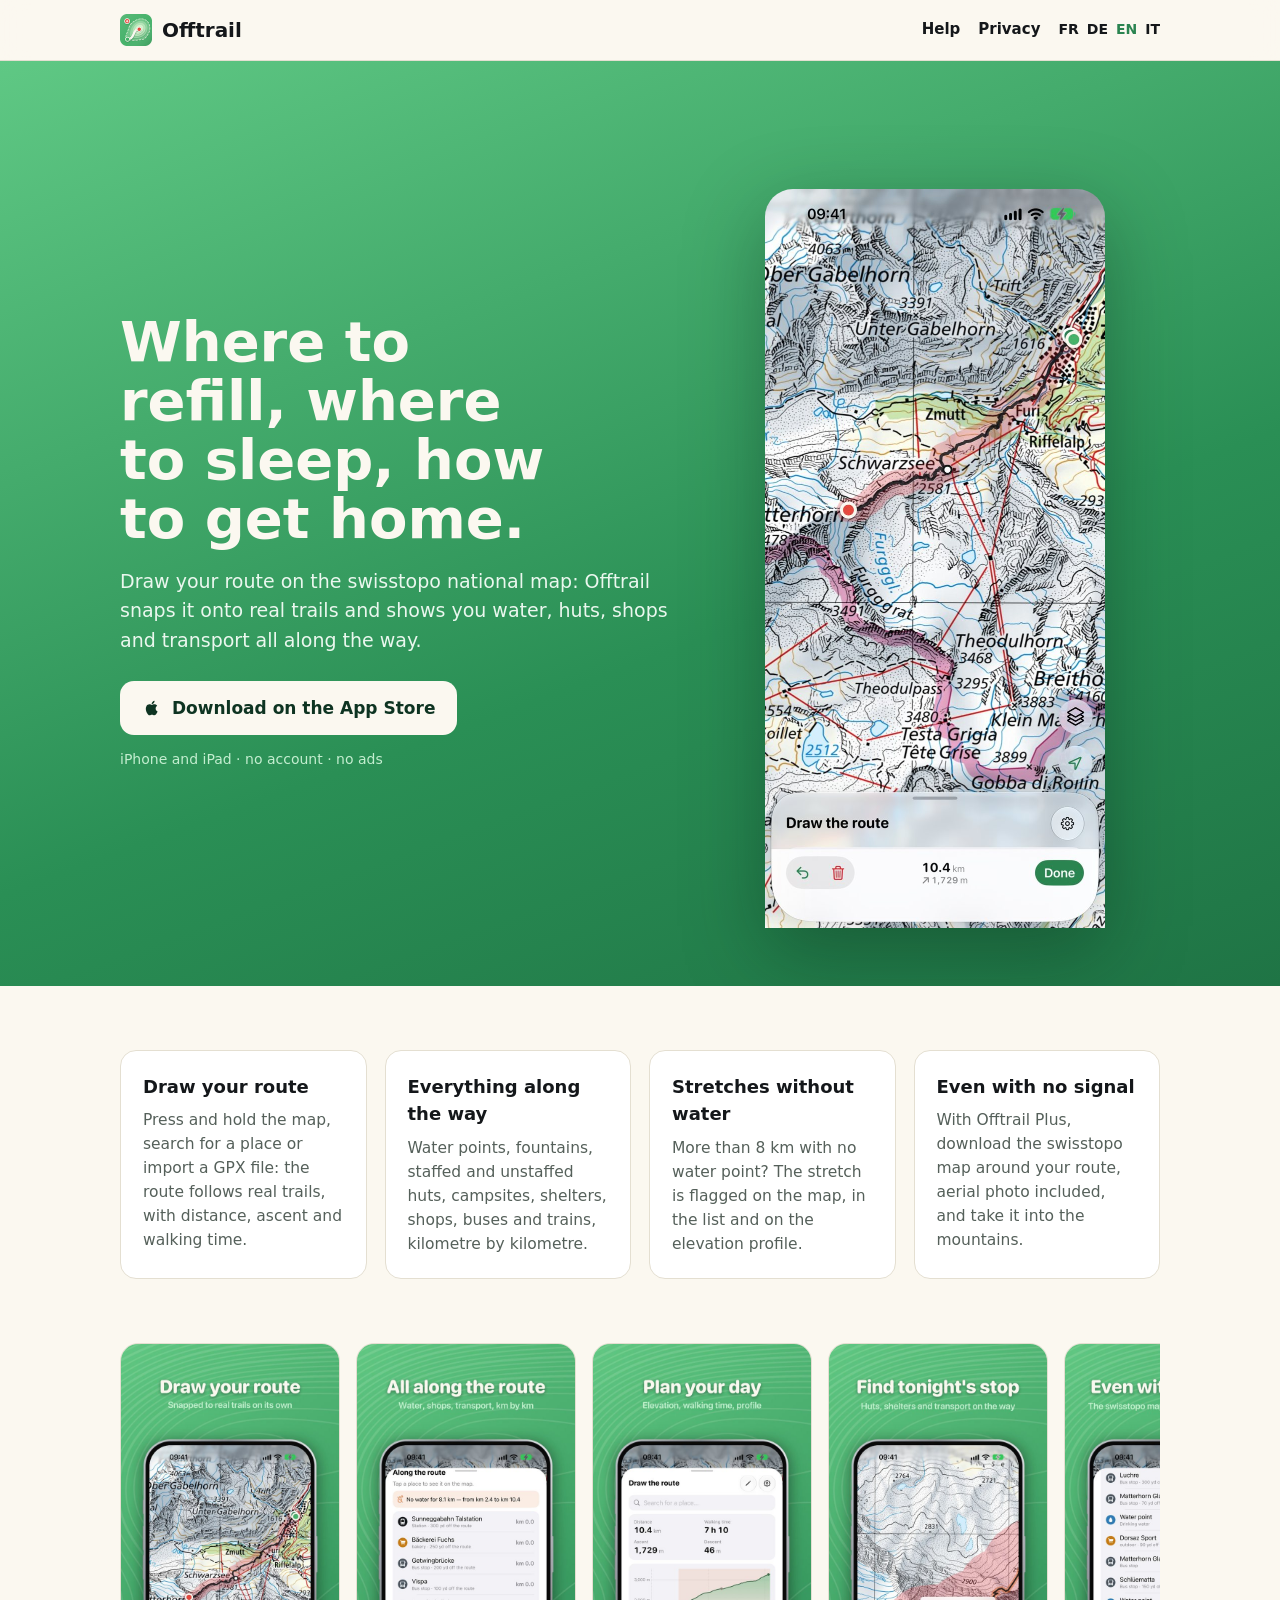
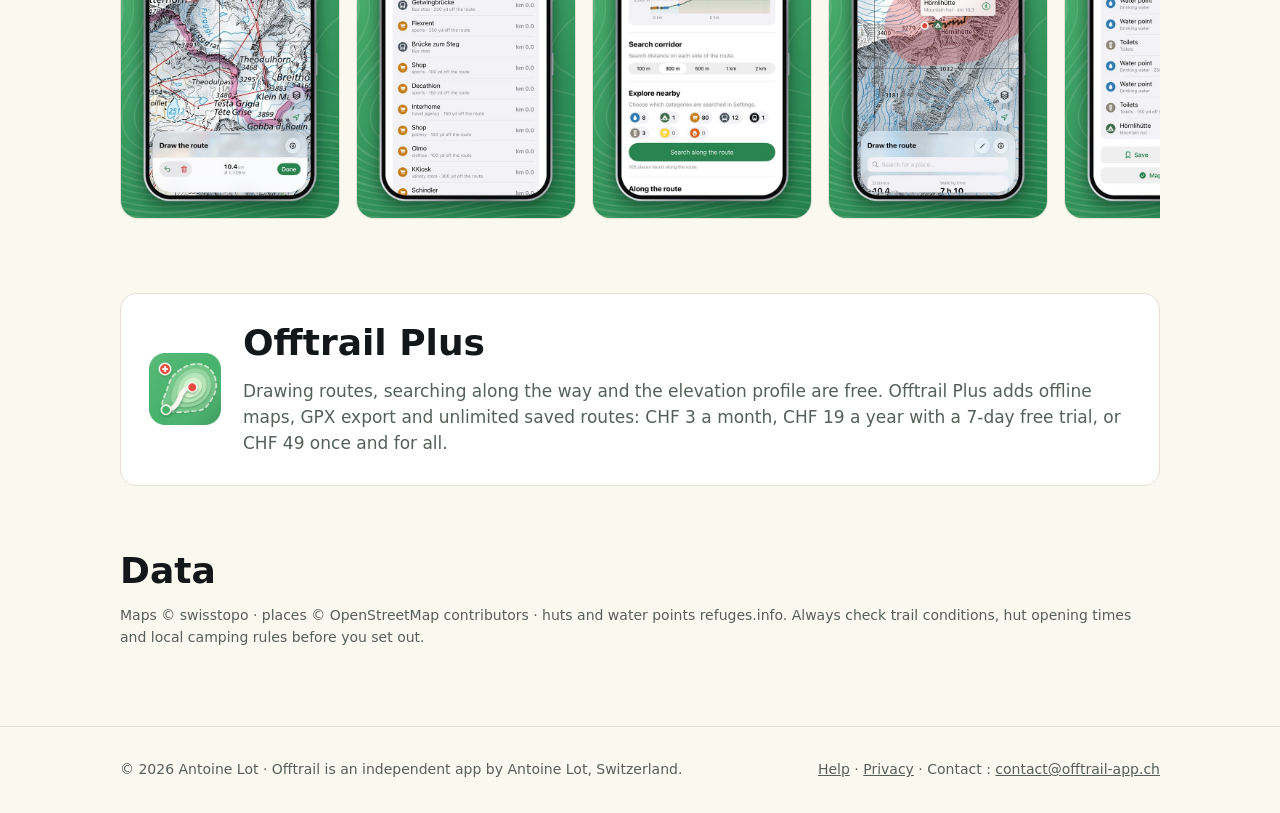
<file: index.html>
<!doctype html>
<html lang="fr">
<head>
<meta charset="utf-8">
<meta name="viewport" content="width=device-width, initial-scale=1, viewport-fit=cover">
<title>Offtrail — Bivouac &amp; rando en Suisse</title>
<meta name="description" content="Trace ton itinéraire sur la carte nationale swisstopo : Offtrail le cale sur les vrais sentiers et te montre l&#x27;eau, les cabanes, les magasins et les transports tout le long du chemin.">
<link rel="canonical" href="https://offtrail-app.ch/">
<link rel="alternate" hreflang="fr" href="https://offtrail-app.ch/"><link rel="alternate" hreflang="de" href="https://offtrail-app.ch/de/"><link rel="alternate" hreflang="en" href="https://offtrail-app.ch/en/"><link rel="alternate" hreflang="it" href="https://offtrail-app.ch/it/"><link rel="alternate" hreflang="x-default" href="https://offtrail-app.ch/">
<link rel="icon" href="/assets/img/icon-64.png">
<link rel="apple-touch-icon" href="/assets/img/apple-touch-icon.png">
<meta name="apple-itunes-app" content="app-id=6812505053">
<meta property="og:title" content="Offtrail — Bivouac &amp; rando en Suisse">
<meta property="og:description" content="Trace ton itinéraire sur la carte nationale swisstopo : Offtrail le cale sur les vrais sentiers et te montre l&#x27;eau, les cabanes, les magasins et les transports tout le long du chemin.">
<meta property="og:image" content="https://offtrail-app.ch/assets/img/og-image.jpg">
<meta name="theme-color" content="#2a8450">
<link rel="stylesheet" href="/assets/site.css">
</head>
<body>
<script>try{if(!sessionStorage.getItem('l')&&!document.referrer.includes(location.host)){sessionStorage.setItem('l','1');var l=(navigator.language||'fr').slice(0,2);if(l==='de'||l==='en'||l==='it')location.replace('/'+l+'/')}}catch(e){}</script>
<header class="top"><div class="wrap">
<a class="brand" href="/"><img src="/assets/img/icon-64.png" alt="" width="32" height="32">Offtrail</a>
<nav class="links" aria-label="Navigation"><a href="/aide/">Aide</a><a href="/confidentialite/">Confidentialité</a><span class="langs"><a href="/" hreflang="fr" lang="fr" aria-current="page">FR</a><a href="/de/" hreflang="de" lang="de">DE</a><a href="/en/" hreflang="en" lang="en">EN</a><a href="/it/" hreflang="it" lang="it">IT</a></span></nav>
</div></header>
<main>
<section class="hero"><div class="wrap">
<div>
<h1>Où remplir ta gourde, où dormir, comment rentrer.</h1>
<p>Trace ton itinéraire sur la carte nationale swisstopo : Offtrail le cale sur les vrais sentiers et te montre l&#x27;eau, les cabanes, les magasins et les transports tout le long du chemin.</p>
<a class="btn" href="https://apps.apple.com/ch/app/id6812505053"><svg viewBox="0 0 24 24" aria-hidden="true"><path fill="currentColor" d="M16.37 12.6c-.02-2.2 1.8-3.26 1.88-3.31-1.03-1.5-2.62-1.7-3.18-1.73-1.35-.14-2.64.8-3.33.8-.69 0-1.74-.78-2.87-.76-1.47.02-2.83.86-3.59 2.18-1.53 2.66-.39 6.6 1.1 8.76.73 1.06 1.6 2.24 2.73 2.2 1.1-.04 1.51-.71 2.84-.71 1.32 0 1.7.71 2.86.69 1.18-.02 1.93-1.07 2.65-2.13.83-1.22 1.18-2.41 1.2-2.47-.03-.01-2.3-.88-2.33-3.5zM14.2 6.13c.6-.73 1.01-1.75.9-2.76-.87.04-1.92.58-2.54 1.31-.56.65-1.05 1.68-.92 2.67.97.08 1.96-.49 2.56-1.22z"/></svg>Télécharger sur l&#x27;App Store</a>
<p class="note">iPhone et iPad · sans compte · sans pub</p>
</div>
<div class="phone"><img src="/assets/img/fr-hero.jpg" alt="Tracé sur la carte swisstopo" width="680" height="1477"></div>
</div></section>
<section><div class="wrap"><div class="features"><div class="feature"><h3>Trace ton itinéraire</h3><p>Appui long sur la carte, recherche d&#x27;un lieu ou fichier GPX : le tracé suit les vrais sentiers, avec distance, dénivelé et temps de marche.</p></div><div class="feature"><h3>Tout le long du chemin</h3><p>Points d&#x27;eau, fontaines, cabanes gardées ou non, campings, abris, magasins, bus et trains, classés kilomètre par kilomètre.</p></div><div class="feature"><h3>Les tronçons sans eau</h3><p>Plus de 8 km sans point d&#x27;eau ? Le tronçon est signalé sur la carte, dans la liste et sur le profil d&#x27;altitude.</p></div><div class="feature"><h3>Même sans réseau</h3><p>Avec Offtrail Plus, télécharge la carte swisstopo autour de ton tracé, photo aérienne comprise, et garde-la en montagne.</p></div></div></div></section>
<section style="padding-top:0"><div class="wrap"><div class="shots"><img src="/assets/img/fr-1-trace.jpg" alt="Tracé sur la carte swisstopo" width="600" height="1304" loading="lazy"><img src="/assets/img/fr-2-stops.jpg" alt="Points le long du parcours" width="600" height="1304" loading="lazy"><img src="/assets/img/fr-3-stats.jpg" alt="Profil et statistiques" width="600" height="1304" loading="lazy"><img src="/assets/img/fr-4-hut.jpg" alt="Cabane du soir" width="600" height="1304" loading="lazy"><img src="/assets/img/fr-5-offline.jpg" alt="Carte hors ligne" width="600" height="1304" loading="lazy"><img src="/assets/img/fr-6-aerial.jpg" alt="Photo aérienne" width="600" height="1304" loading="lazy"></div></div></section>
<section style="padding-top:0"><div class="wrap"><div class="plus"><img src="/assets/img/icon-180.png" alt="" width="72" height="72"><div><h2>Offtrail Plus</h2><p>Le tracé, la recherche le long du chemin et le profil sont gratuits. Offtrail Plus ajoute les cartes hors ligne, l&#x27;export GPX et les itinéraires enregistrés sans limite : CHF 3.– par mois, CHF 19.– par an avec 7 jours d&#x27;essai, ou CHF 49.– une fois pour toutes.</p></div></div></div></section>
<section style="padding-top:0"><div class="wrap"><h2>Données</h2><p class="small">Cartes © swisstopo · points d&#x27;intérêt © contributeurs OpenStreetMap · cabanes et points d&#x27;eau refuges.info. Vérifie toujours l&#x27;état des chemins, l&#x27;ouverture des cabanes et les règles locales de bivouac avant de partir.</p></div></section>
</main>
<footer><div class="wrap">
<div>© 2026 Antoine Lot · Offtrail est une app indépendante éditée par Antoine Lot, Suisse.</div>
<div><a href="/aide/">Aide</a> · <a href="/confidentialite/">Confidentialité</a> · Contact : <a href="mailto:contact@offtrail-app.ch">contact@offtrail-app.ch</a></div>
</div></footer>
</body></html>
</file>
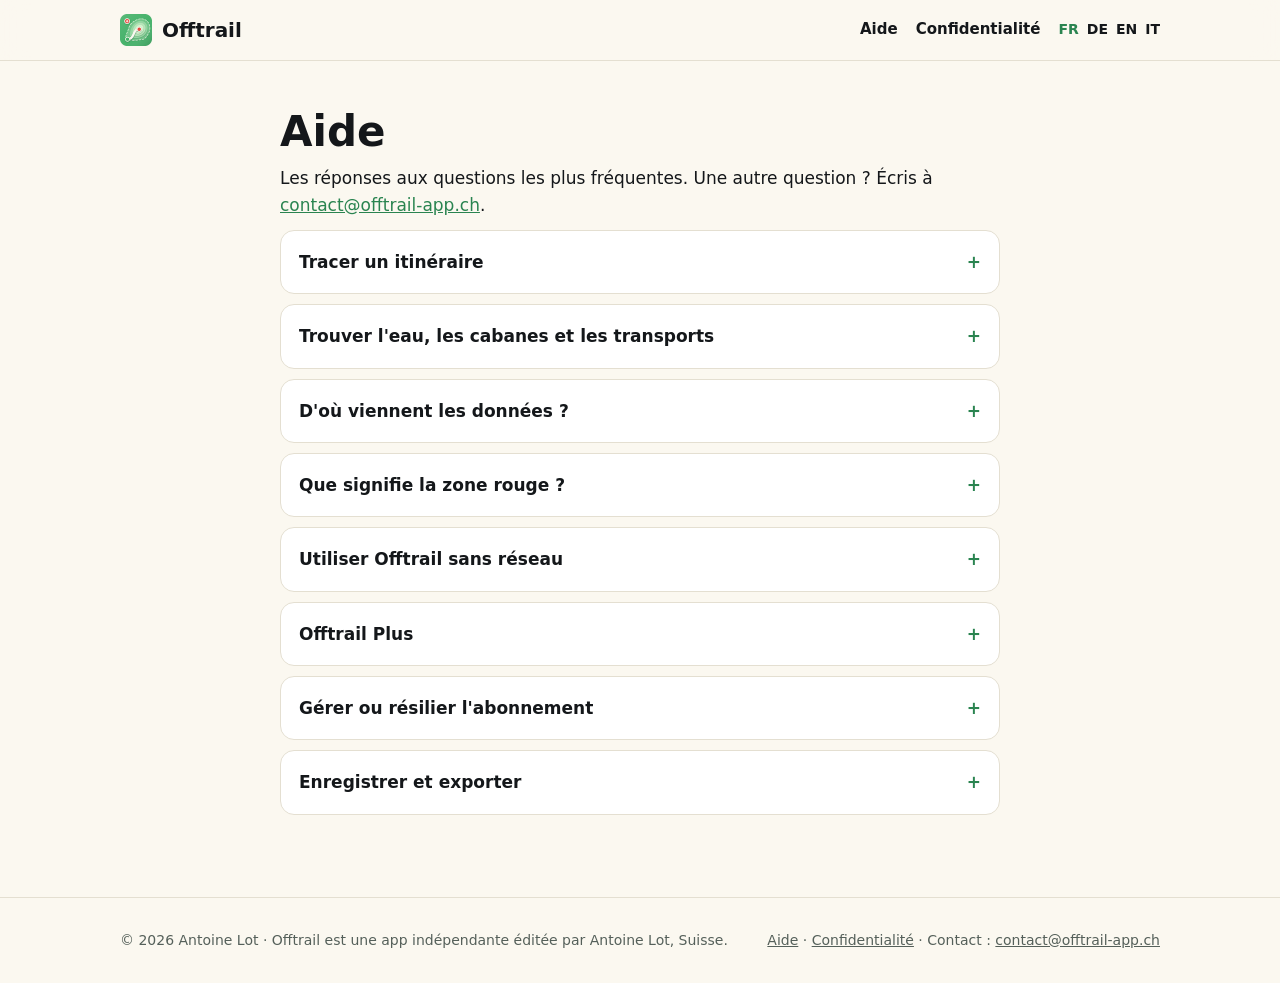
<file: aide/index.html>
<!doctype html>
<html lang="fr">
<head>
<meta charset="utf-8">
<meta name="viewport" content="width=device-width, initial-scale=1, viewport-fit=cover">
<title>Aide — Offtrail</title>
<meta name="description" content="Les réponses aux questions les plus fréquentes. Une autre question ? Écris à">
<link rel="canonical" href="https://offtrail-app.ch/aide/">
<link rel="alternate" hreflang="fr" href="https://offtrail-app.ch/aide/"><link rel="alternate" hreflang="de" href="https://offtrail-app.ch/de/hilfe/"><link rel="alternate" hreflang="en" href="https://offtrail-app.ch/en/help/"><link rel="alternate" hreflang="it" href="https://offtrail-app.ch/it/aiuto/"><link rel="alternate" hreflang="x-default" href="https://offtrail-app.ch/aide/">
<link rel="icon" href="/assets/img/icon-64.png">
<link rel="apple-touch-icon" href="/assets/img/apple-touch-icon.png">
<meta name="apple-itunes-app" content="app-id=6812505053">
<meta property="og:title" content="Aide — Offtrail">
<meta property="og:description" content="Les réponses aux questions les plus fréquentes. Une autre question ? Écris à">
<meta property="og:image" content="https://offtrail-app.ch/assets/img/og-image.jpg">
<meta name="theme-color" content="#2a8450">
<link rel="stylesheet" href="/assets/site.css">
</head>
<body>
<header class="top"><div class="wrap">
<a class="brand" href="/"><img src="/assets/img/icon-64.png" alt="" width="32" height="32">Offtrail</a>
<nav class="links" aria-label="Navigation"><a href="/aide/">Aide</a><a href="/confidentialite/">Confidentialité</a><span class="langs"><a href="/aide/" hreflang="fr" lang="fr" aria-current="page">FR</a><a href="/de/hilfe/" hreflang="de" lang="de">DE</a><a href="/en/help/" hreflang="en" lang="en">EN</a><a href="/it/aiuto/" hreflang="it" lang="it">IT</a></span></nav>
</div></header>
<main class="doc">
<h1>Aide</h1>
<p>Les réponses aux questions les plus fréquentes. Une autre question ? Écris à <a href="mailto:contact@offtrail-app.ch">contact@offtrail-app.ch</a>.</p>
<details><summary>Tracer un itinéraire</summary><p>Reste appuyé sur la carte pour poser le départ, puis l&#x27;arrivée, et ajoute des étapes si tu veux. Tu peux aussi chercher un lieu par son nom ou importer un fichier GPX. Le tracé se cale tout seul sur les chemins ; le type de chemin préféré (sentiers, petites routes, routes, le plus court) se choisit dans Réglages. Pour déplacer un point, reste appuyé dessus et fais-le glisser ; touche-le pour le supprimer.</p></details><details><summary>Trouver l&#x27;eau, les cabanes et les transports</summary><p>Touche « Terminé » : Offtrail cherche le long du tracé, dans un couloir que tu règles de 100 m à 2 km. Les catégories cherchées se choisissent dans Réglages. Les cabanes qui ont de l&#x27;eau portent une petite goutte bleue sur la carte et la mention « eau potable » ou « eau en saison » dans la liste.</p></details><details><summary>D&#x27;où viennent les données ?</summary><p>Les cartes viennent de swisstopo, les points d&#x27;intérêt d&#x27;OpenStreetMap et de refuges.info. Un lieu manque ou est faux ? Tu peux le corriger directement sur openstreetmap.org ou refuges.info : il apparaîtra dans Offtrail. Vérifie toujours sur place, et l&#x27;ouverture des cabanes avant de partir.</p></details><details><summary>Que signifie la zone rouge ?</summary><p>Une zone rouge sur la carte et sur le profil d&#x27;altitude marque un tronçon de plus de 8 km sans point d&#x27;eau trouvé : prévois assez d&#x27;eau avant de t&#x27;y engager.</p></details><details><summary>Utiliser Offtrail sans réseau</summary><p>Avec Offtrail Plus, touche « Télécharger la carte hors ligne » sous ton itinéraire : la carte swisstopo est enregistrée sur 1,5 km de part et d&#x27;autre du tracé, avec la photo aérienne si tu veux. Elle s&#x27;affiche ensuite sans réseau. Le calcul d&#x27;itinéraire et la recherche ont, eux, besoin d&#x27;une connexion. Les cartes téléchargées se gèrent dans Réglages.</p></details><details><summary>Offtrail Plus</summary><p>Offtrail Plus débloque les cartes hors ligne, l&#x27;export GPX et les itinéraires enregistrés sans limite (la version gratuite en garde 3). Abonnement mensuel (CHF 3.–) ou annuel (CHF 19.–, 7 jours d&#x27;essai), ou achat unique à vie (CHF 49.–). Un changement d&#x27;appareil ? Réglages › Offtrail Plus › Restaurer les achats.</p></details><details><summary>Gérer ou résilier l&#x27;abonnement</summary><p>Dans Offtrail : Réglages › Offtrail Plus › Gérer l&#x27;abonnement. Ou sur l&#x27;iPhone : app Réglages › ton nom › Abonnements. L&#x27;abonnement se renouvelle automatiquement sauf s&#x27;il est résilié au moins 24 heures avant la fin de la période en cours.</p></details><details><summary>Enregistrer et exporter</summary><p>« Enregistrer » garde l&#x27;itinéraire et ses points sur ton iPhone, à retrouver dans « Mes itinéraires ». « Exporter » crée un fichier GPX avec le tracé et les points, pour une montre ou un GPS (Offtrail Plus).</p></details>
</main>
<footer><div class="wrap">
<div>© 2026 Antoine Lot · Offtrail est une app indépendante éditée par Antoine Lot, Suisse.</div>
<div><a href="/aide/">Aide</a> · <a href="/confidentialite/">Confidentialité</a> · Contact : <a href="mailto:contact@offtrail-app.ch">contact@offtrail-app.ch</a></div>
</div></footer>
</body></html>
</file>
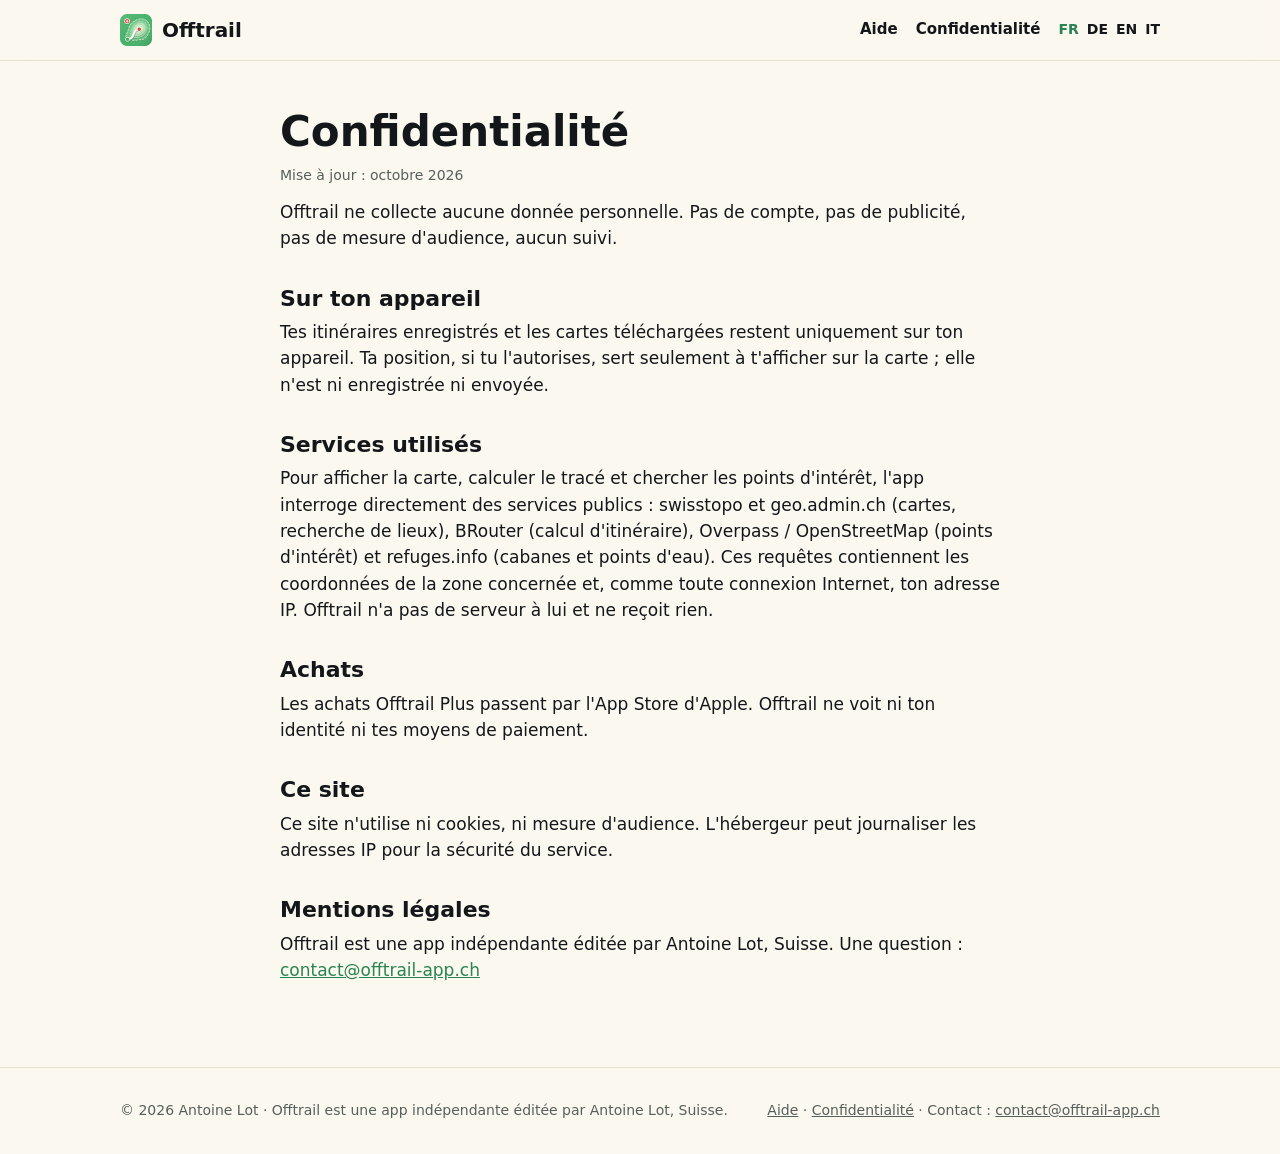
<file: confidentialite/index.html>
<!doctype html>
<html lang="fr">
<head>
<meta charset="utf-8">
<meta name="viewport" content="width=device-width, initial-scale=1, viewport-fit=cover">
<title>Confidentialité — Offtrail</title>
<meta name="description" content="Offtrail ne collecte aucune donnée personnelle. Pas de compte, pas de publicité, pas de mesure d&#x27;audience, aucun suivi.">
<link rel="canonical" href="https://offtrail-app.ch/confidentialite/">
<link rel="alternate" hreflang="fr" href="https://offtrail-app.ch/confidentialite/"><link rel="alternate" hreflang="de" href="https://offtrail-app.ch/de/datenschutz/"><link rel="alternate" hreflang="en" href="https://offtrail-app.ch/en/privacy/"><link rel="alternate" hreflang="it" href="https://offtrail-app.ch/it/privacy/"><link rel="alternate" hreflang="x-default" href="https://offtrail-app.ch/confidentialite/">
<link rel="icon" href="/assets/img/icon-64.png">
<link rel="apple-touch-icon" href="/assets/img/apple-touch-icon.png">
<meta name="apple-itunes-app" content="app-id=6812505053">
<meta property="og:title" content="Confidentialité — Offtrail">
<meta property="og:description" content="Offtrail ne collecte aucune donnée personnelle. Pas de compte, pas de publicité, pas de mesure d&#x27;audience, aucun suivi.">
<meta property="og:image" content="https://offtrail-app.ch/assets/img/og-image.jpg">
<meta name="theme-color" content="#2a8450">
<link rel="stylesheet" href="/assets/site.css">
</head>
<body>
<header class="top"><div class="wrap">
<a class="brand" href="/"><img src="/assets/img/icon-64.png" alt="" width="32" height="32">Offtrail</a>
<nav class="links" aria-label="Navigation"><a href="/aide/">Aide</a><a href="/confidentialite/">Confidentialité</a><span class="langs"><a href="/confidentialite/" hreflang="fr" lang="fr" aria-current="page">FR</a><a href="/de/datenschutz/" hreflang="de" lang="de">DE</a><a href="/en/privacy/" hreflang="en" lang="en">EN</a><a href="/it/privacy/" hreflang="it" lang="it">IT</a></span></nav>
</div></header>
<main class="doc">
<h1>Confidentialité</h1>
<p class="small">Mise à jour : octobre 2026</p>
<p>Offtrail ne collecte aucune donnée personnelle. Pas de compte, pas de publicité, pas de mesure d&#x27;audience, aucun suivi.</p><h2>Sur ton appareil</h2><p>Tes itinéraires enregistrés et les cartes téléchargées restent uniquement sur ton appareil. Ta position, si tu l&#x27;autorises, sert seulement à t&#x27;afficher sur la carte ; elle n&#x27;est ni enregistrée ni envoyée.</p><h2>Services utilisés</h2><p>Pour afficher la carte, calculer le tracé et chercher les points d&#x27;intérêt, l&#x27;app interroge directement des services publics : swisstopo et geo.admin.ch (cartes, recherche de lieux), BRouter (calcul d&#x27;itinéraire), Overpass / OpenStreetMap (points d&#x27;intérêt) et refuges.info (cabanes et points d&#x27;eau). Ces requêtes contiennent les coordonnées de la zone concernée et, comme toute connexion Internet, ton adresse IP. Offtrail n&#x27;a pas de serveur à lui et ne reçoit rien.</p><h2>Achats</h2><p>Les achats Offtrail Plus passent par l&#x27;App Store d&#x27;Apple. Offtrail ne voit ni ton identité ni tes moyens de paiement.</p><h2>Ce site</h2><p>Ce site n&#x27;utilise ni cookies, ni mesure d&#x27;audience. L&#x27;hébergeur peut journaliser les adresses IP pour la sécurité du service.</p>
<h2>Mentions légales</h2>
<p>Offtrail est une app indépendante éditée par Antoine Lot, Suisse. Une question : <a href="mailto:contact@offtrail-app.ch">contact@offtrail-app.ch</a></p>
</main>
<footer><div class="wrap">
<div>© 2026 Antoine Lot · Offtrail est une app indépendante éditée par Antoine Lot, Suisse.</div>
<div><a href="/aide/">Aide</a> · <a href="/confidentialite/">Confidentialité</a> · Contact : <a href="mailto:contact@offtrail-app.ch">contact@offtrail-app.ch</a></div>
</div></footer>
</body></html>
</file>
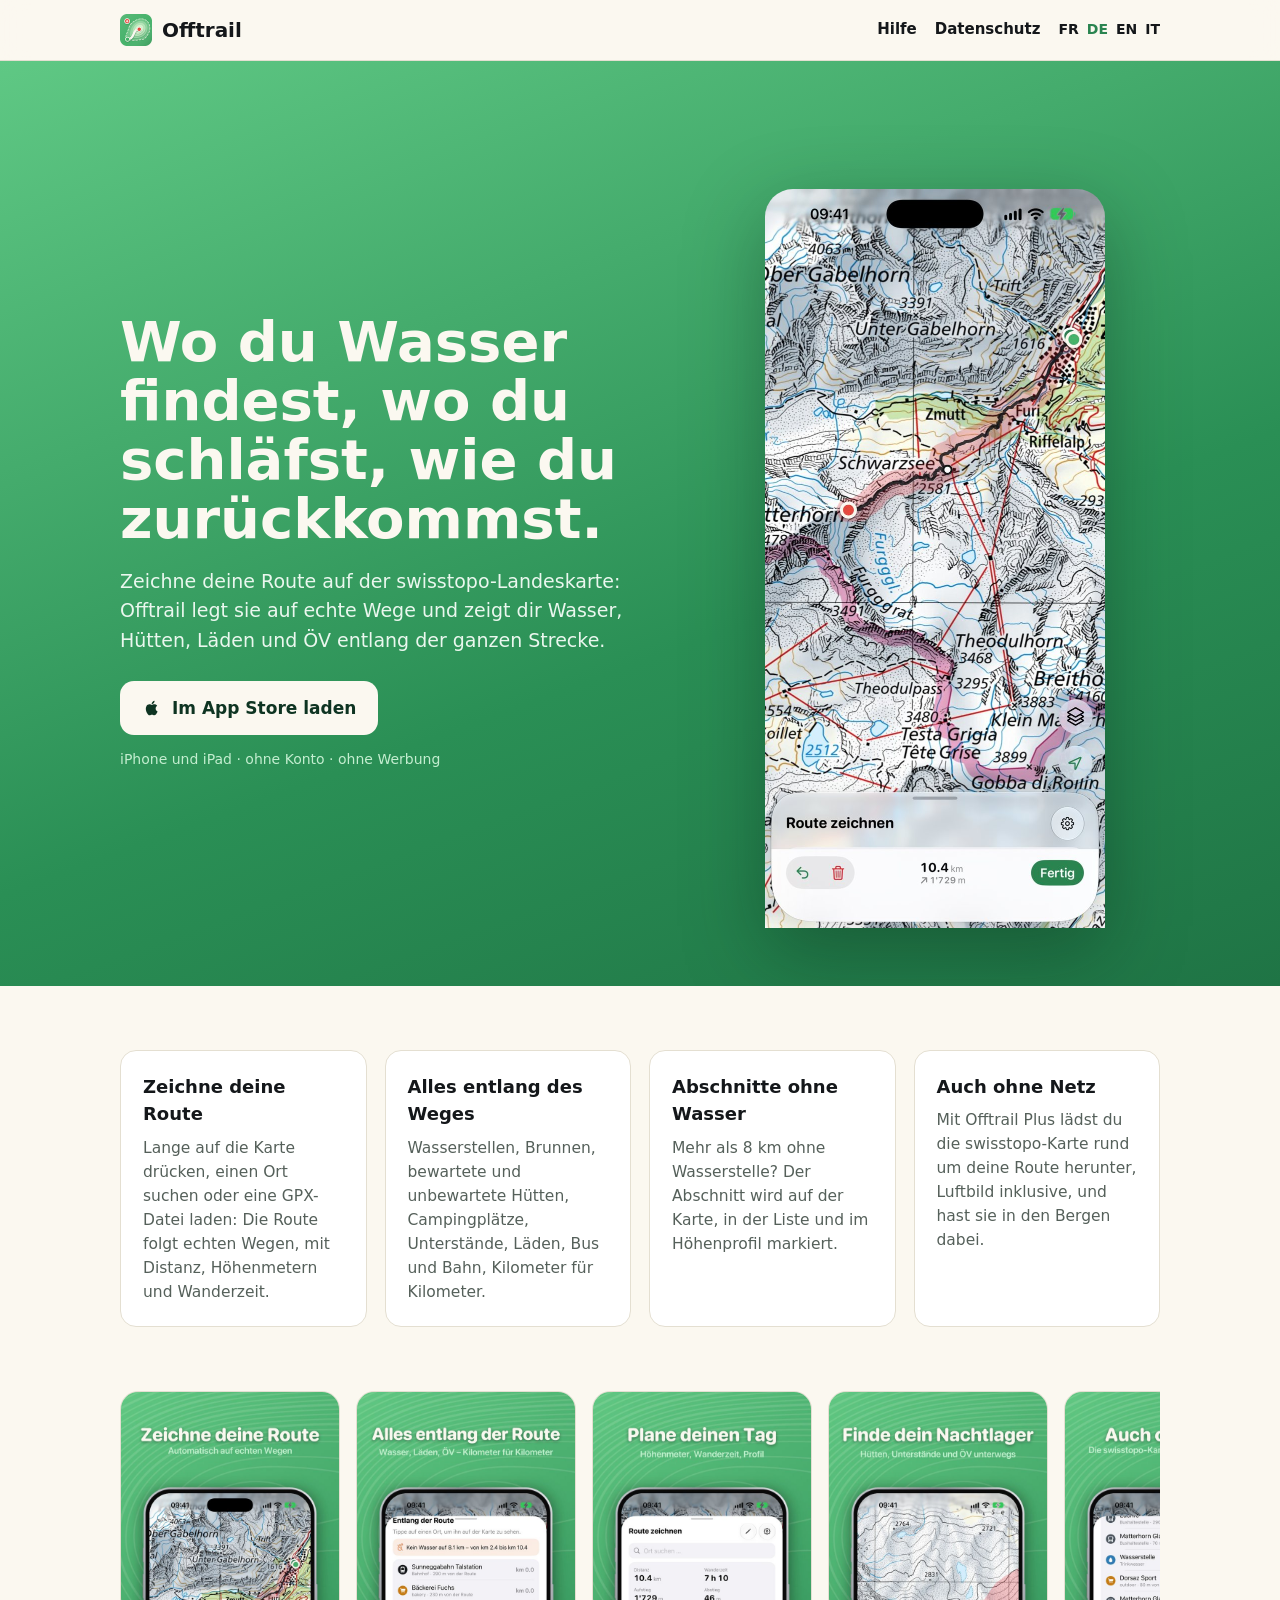
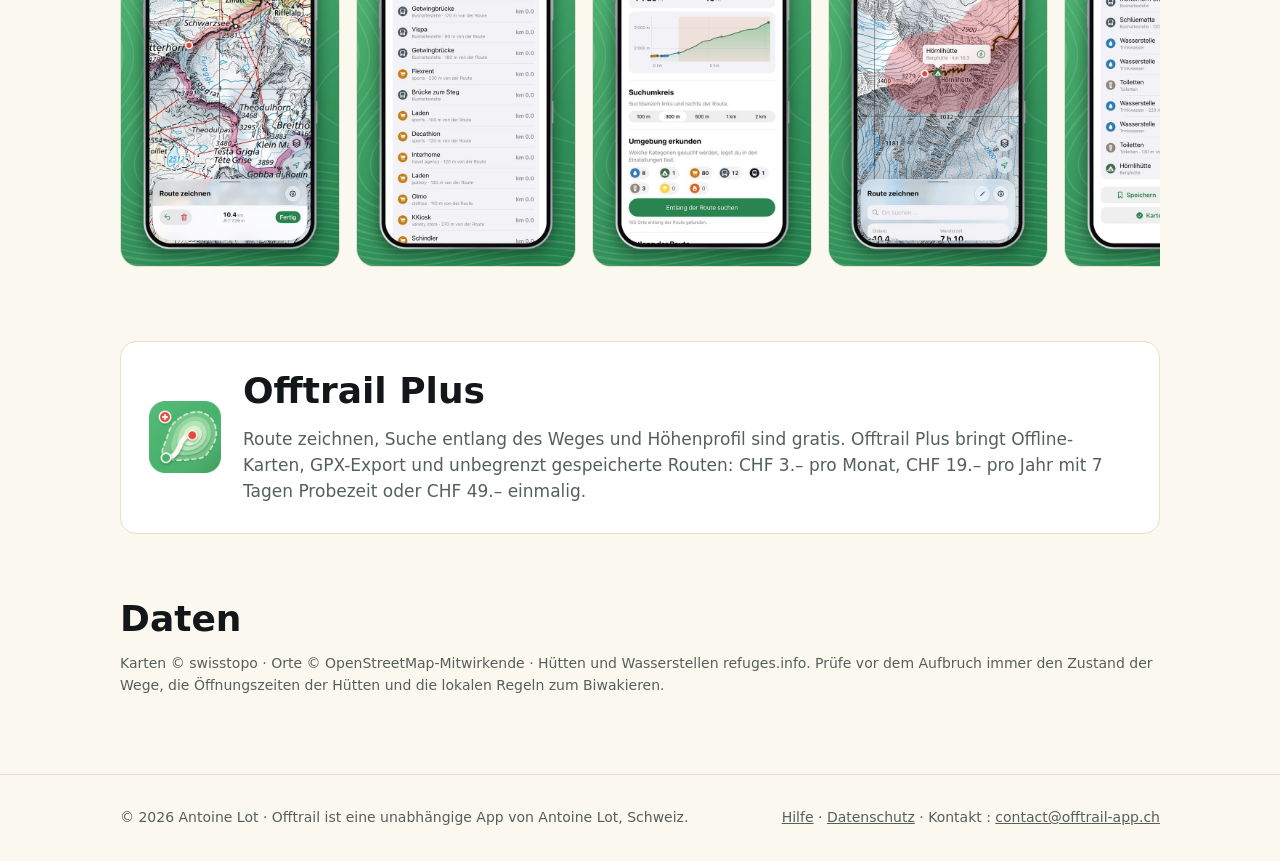
<file: de/index.html>
<!doctype html>
<html lang="de">
<head>
<meta charset="utf-8">
<meta name="viewport" content="width=device-width, initial-scale=1, viewport-fit=cover">
<title>Offtrail — Biwak &amp; Wandern in der Schweiz</title>
<meta name="description" content="Zeichne deine Route auf der swisstopo-Landeskarte: Offtrail legt sie auf echte Wege und zeigt dir Wasser, Hütten, Läden und ÖV entlang der ganzen Strecke.">
<link rel="canonical" href="https://offtrail-app.ch/de/">
<link rel="alternate" hreflang="fr" href="https://offtrail-app.ch/"><link rel="alternate" hreflang="de" href="https://offtrail-app.ch/de/"><link rel="alternate" hreflang="en" href="https://offtrail-app.ch/en/"><link rel="alternate" hreflang="it" href="https://offtrail-app.ch/it/"><link rel="alternate" hreflang="x-default" href="https://offtrail-app.ch/">
<link rel="icon" href="/assets/img/icon-64.png">
<link rel="apple-touch-icon" href="/assets/img/apple-touch-icon.png">
<meta name="apple-itunes-app" content="app-id=6812505053">
<meta property="og:title" content="Offtrail — Biwak &amp; Wandern in der Schweiz">
<meta property="og:description" content="Zeichne deine Route auf der swisstopo-Landeskarte: Offtrail legt sie auf echte Wege und zeigt dir Wasser, Hütten, Läden und ÖV entlang der ganzen Strecke.">
<meta property="og:image" content="https://offtrail-app.ch/assets/img/og-image.jpg">
<meta name="theme-color" content="#2a8450">
<link rel="stylesheet" href="/assets/site.css">
</head>
<body>
<header class="top"><div class="wrap">
<a class="brand" href="/de/"><img src="/assets/img/icon-64.png" alt="" width="32" height="32">Offtrail</a>
<nav class="links" aria-label="Navigation"><a href="/de/hilfe/">Hilfe</a><a href="/de/datenschutz/">Datenschutz</a><span class="langs"><a href="/" hreflang="fr" lang="fr">FR</a><a href="/de/" hreflang="de" lang="de" aria-current="page">DE</a><a href="/en/" hreflang="en" lang="en">EN</a><a href="/it/" hreflang="it" lang="it">IT</a></span></nav>
</div></header>
<main>
<section class="hero"><div class="wrap">
<div>
<h1>Wo du Wasser findest, wo du schläfst, wie du zurückkommst.</h1>
<p>Zeichne deine Route auf der swisstopo-Landeskarte: Offtrail legt sie auf echte Wege und zeigt dir Wasser, Hütten, Läden und ÖV entlang der ganzen Strecke.</p>
<a class="btn" href="https://apps.apple.com/ch/app/id6812505053"><svg viewBox="0 0 24 24" aria-hidden="true"><path fill="currentColor" d="M16.37 12.6c-.02-2.2 1.8-3.26 1.88-3.31-1.03-1.5-2.62-1.7-3.18-1.73-1.35-.14-2.64.8-3.33.8-.69 0-1.74-.78-2.87-.76-1.47.02-2.83.86-3.59 2.18-1.53 2.66-.39 6.6 1.1 8.76.73 1.06 1.6 2.24 2.73 2.2 1.1-.04 1.51-.71 2.84-.71 1.32 0 1.7.71 2.86.69 1.18-.02 1.93-1.07 2.65-2.13.83-1.22 1.18-2.41 1.2-2.47-.03-.01-2.3-.88-2.33-3.5zM14.2 6.13c.6-.73 1.01-1.75.9-2.76-.87.04-1.92.58-2.54 1.31-.56.65-1.05 1.68-.92 2.67.97.08 1.96-.49 2.56-1.22z"/></svg>Im App Store laden</a>
<p class="note">iPhone und iPad · ohne Konto · ohne Werbung</p>
</div>
<div class="phone"><img src="/assets/img/de-hero.jpg" alt="Route auf der swisstopo-Karte" width="680" height="1477"></div>
</div></section>
<section><div class="wrap"><div class="features"><div class="feature"><h3>Zeichne deine Route</h3><p>Lange auf die Karte drücken, einen Ort suchen oder eine GPX-Datei laden: Die Route folgt echten Wegen, mit Distanz, Höhenmetern und Wanderzeit.</p></div><div class="feature"><h3>Alles entlang des Weges</h3><p>Wasserstellen, Brunnen, bewartete und unbewartete Hütten, Campingplätze, Unterstände, Läden, Bus und Bahn, Kilometer für Kilometer.</p></div><div class="feature"><h3>Abschnitte ohne Wasser</h3><p>Mehr als 8 km ohne Wasserstelle? Der Abschnitt wird auf der Karte, in der Liste und im Höhenprofil markiert.</p></div><div class="feature"><h3>Auch ohne Netz</h3><p>Mit Offtrail Plus lädst du die swisstopo-Karte rund um deine Route herunter, Luftbild inklusive, und hast sie in den Bergen dabei.</p></div></div></div></section>
<section style="padding-top:0"><div class="wrap"><div class="shots"><img src="/assets/img/de-1-trace.jpg" alt="Route auf der swisstopo-Karte" width="600" height="1304" loading="lazy"><img src="/assets/img/de-2-stops.jpg" alt="Orte entlang der Route" width="600" height="1304" loading="lazy"><img src="/assets/img/de-3-stats.jpg" alt="Profil und Statistik" width="600" height="1304" loading="lazy"><img src="/assets/img/de-4-hut.jpg" alt="Hütte für die Nacht" width="600" height="1304" loading="lazy"><img src="/assets/img/de-5-offline.jpg" alt="Offline-Karte" width="600" height="1304" loading="lazy"><img src="/assets/img/de-6-aerial.jpg" alt="Luftbild" width="600" height="1304" loading="lazy"></div></div></section>
<section style="padding-top:0"><div class="wrap"><div class="plus"><img src="/assets/img/icon-180.png" alt="" width="72" height="72"><div><h2>Offtrail Plus</h2><p>Route zeichnen, Suche entlang des Weges und Höhenprofil sind gratis. Offtrail Plus bringt Offline-Karten, GPX-Export und unbegrenzt gespeicherte Routen: CHF 3.– pro Monat, CHF 19.– pro Jahr mit 7 Tagen Probezeit oder CHF 49.– einmalig.</p></div></div></div></section>
<section style="padding-top:0"><div class="wrap"><h2>Daten</h2><p class="small">Karten © swisstopo · Orte © OpenStreetMap-Mitwirkende · Hütten und Wasserstellen refuges.info. Prüfe vor dem Aufbruch immer den Zustand der Wege, die Öffnungszeiten der Hütten und die lokalen Regeln zum Biwakieren.</p></div></section>
</main>
<footer><div class="wrap">
<div>© 2026 Antoine Lot · Offtrail ist eine unabhängige App von Antoine Lot, Schweiz.</div>
<div><a href="/de/hilfe/">Hilfe</a> · <a href="/de/datenschutz/">Datenschutz</a> · Kontakt : <a href="mailto:contact@offtrail-app.ch">contact@offtrail-app.ch</a></div>
</div></footer>
</body></html>
</file>
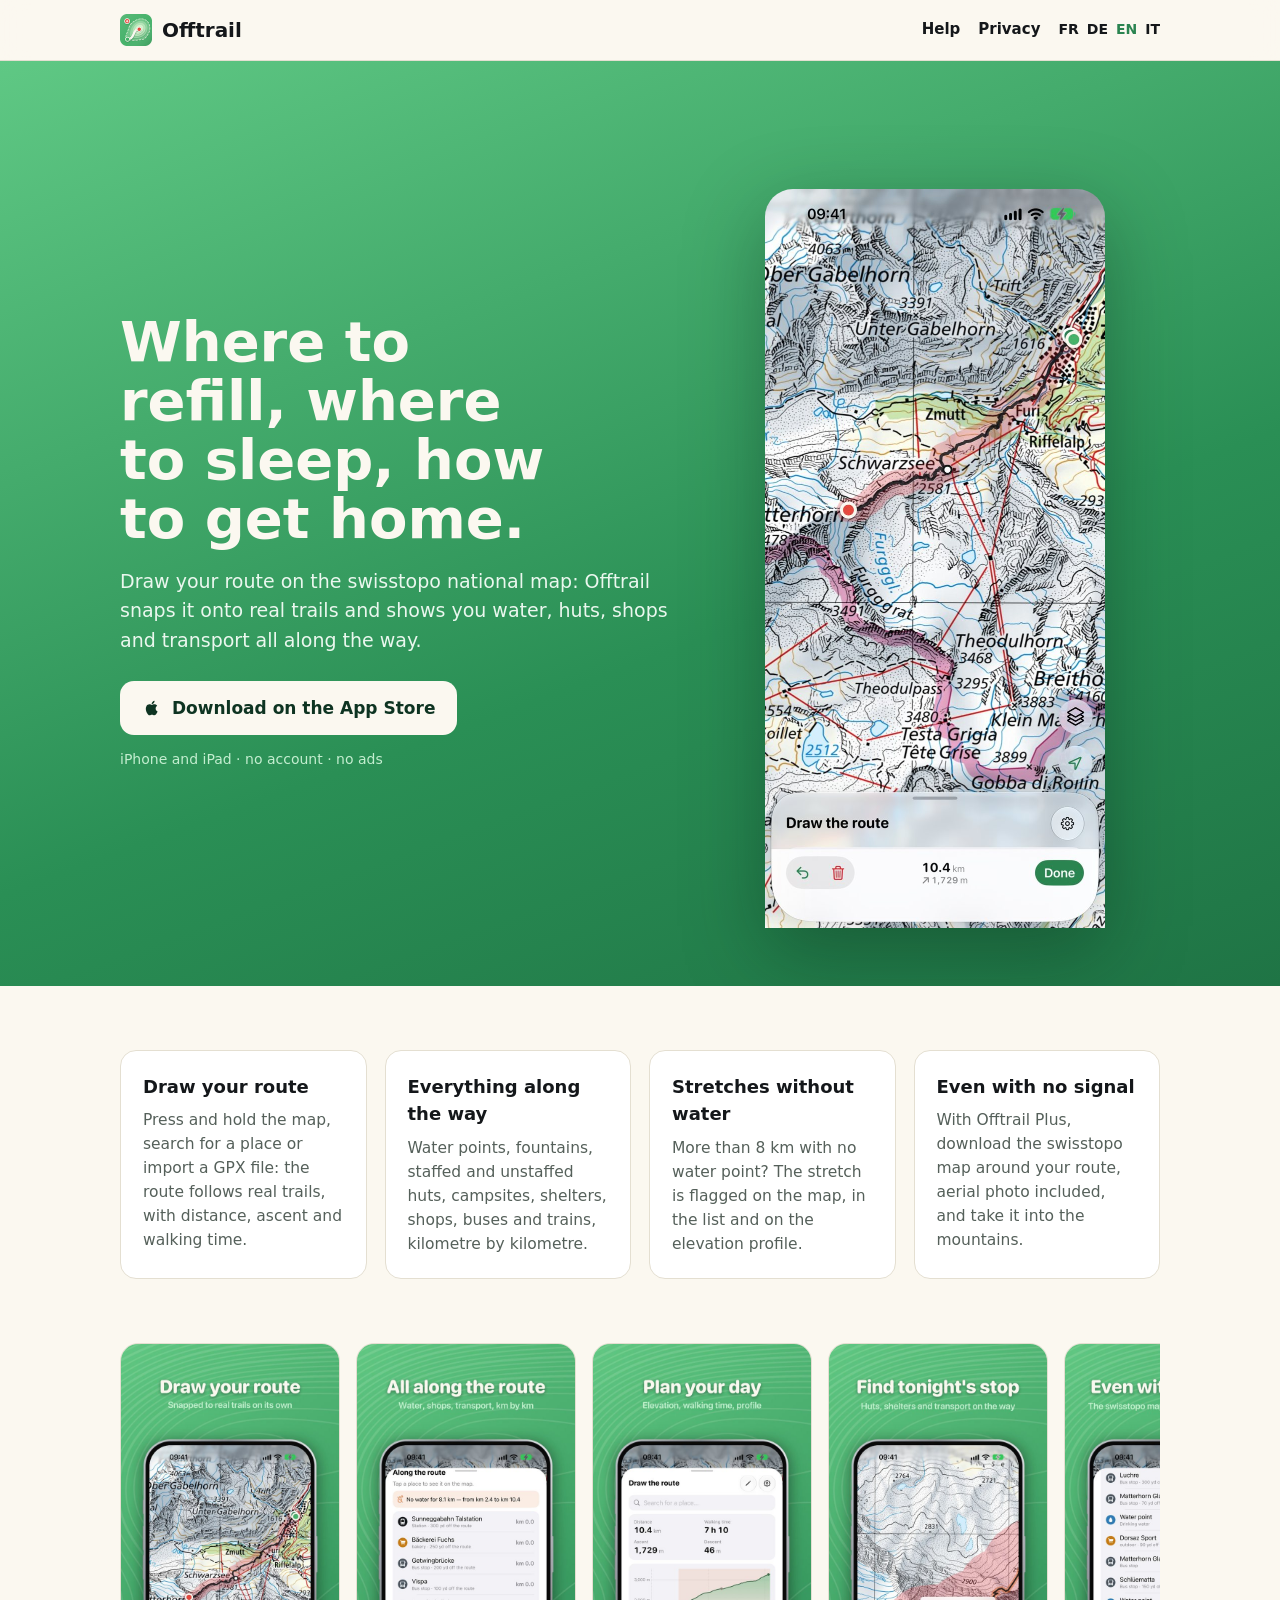
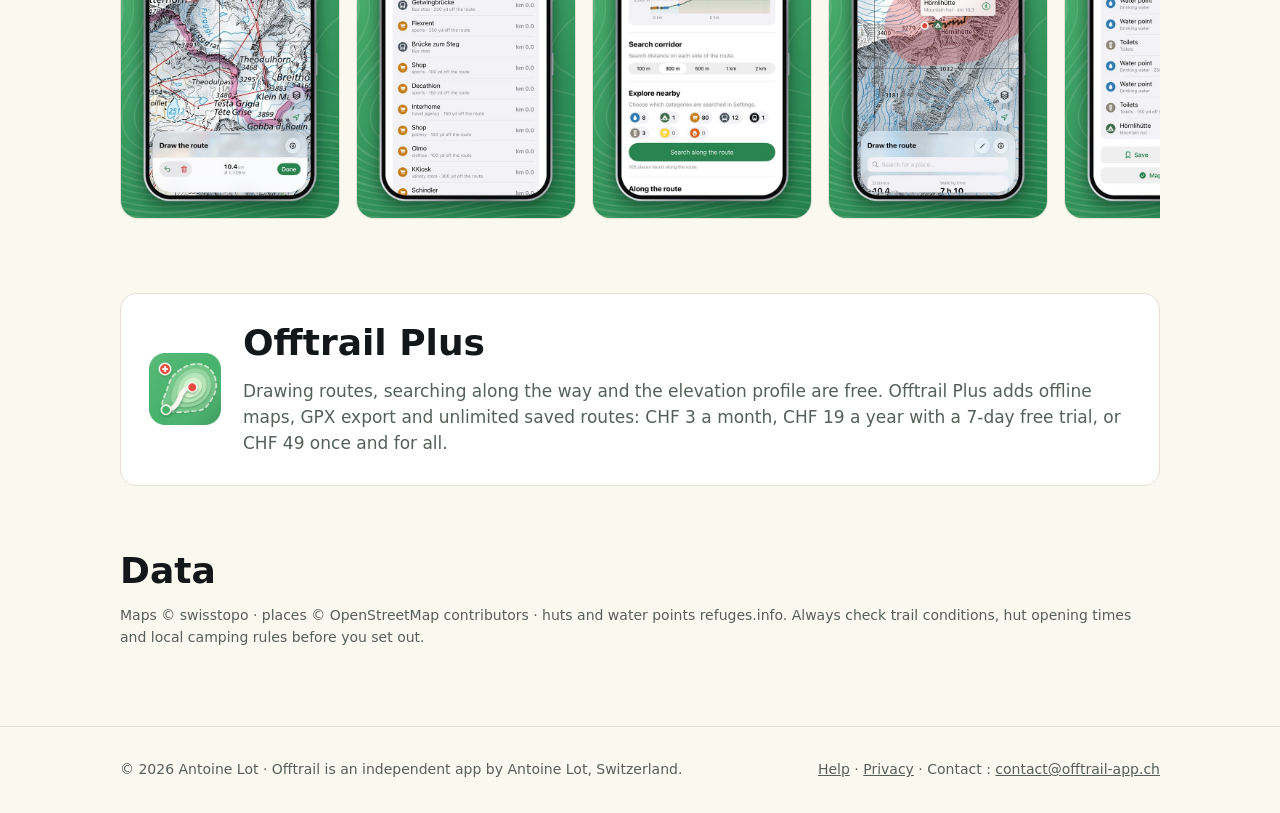
<file: en/index.html>
<!doctype html>
<html lang="en">
<head>
<meta charset="utf-8">
<meta name="viewport" content="width=device-width, initial-scale=1, viewport-fit=cover">
<title>Offtrail — Swiss hiking &amp; bivouac routes</title>
<meta name="description" content="Draw your route on the swisstopo national map: Offtrail snaps it onto real trails and shows you water, huts, shops and transport all along the way.">
<link rel="canonical" href="https://offtrail-app.ch/en/">
<link rel="alternate" hreflang="fr" href="https://offtrail-app.ch/"><link rel="alternate" hreflang="de" href="https://offtrail-app.ch/de/"><link rel="alternate" hreflang="en" href="https://offtrail-app.ch/en/"><link rel="alternate" hreflang="it" href="https://offtrail-app.ch/it/"><link rel="alternate" hreflang="x-default" href="https://offtrail-app.ch/">
<link rel="icon" href="/assets/img/icon-64.png">
<link rel="apple-touch-icon" href="/assets/img/apple-touch-icon.png">
<meta name="apple-itunes-app" content="app-id=6812505053">
<meta property="og:title" content="Offtrail — Swiss hiking &amp; bivouac routes">
<meta property="og:description" content="Draw your route on the swisstopo national map: Offtrail snaps it onto real trails and shows you water, huts, shops and transport all along the way.">
<meta property="og:image" content="https://offtrail-app.ch/assets/img/og-image.jpg">
<meta name="theme-color" content="#2a8450">
<link rel="stylesheet" href="/assets/site.css">
</head>
<body>
<header class="top"><div class="wrap">
<a class="brand" href="/en/"><img src="/assets/img/icon-64.png" alt="" width="32" height="32">Offtrail</a>
<nav class="links" aria-label="Navigation"><a href="/en/help/">Help</a><a href="/en/privacy/">Privacy</a><span class="langs"><a href="/" hreflang="fr" lang="fr">FR</a><a href="/de/" hreflang="de" lang="de">DE</a><a href="/en/" hreflang="en" lang="en" aria-current="page">EN</a><a href="/it/" hreflang="it" lang="it">IT</a></span></nav>
</div></header>
<main>
<section class="hero"><div class="wrap">
<div>
<h1>Where to refill, where to sleep, how to get home.</h1>
<p>Draw your route on the swisstopo national map: Offtrail snaps it onto real trails and shows you water, huts, shops and transport all along the way.</p>
<a class="btn" href="https://apps.apple.com/ch/app/id6812505053"><svg viewBox="0 0 24 24" aria-hidden="true"><path fill="currentColor" d="M16.37 12.6c-.02-2.2 1.8-3.26 1.88-3.31-1.03-1.5-2.62-1.7-3.18-1.73-1.35-.14-2.64.8-3.33.8-.69 0-1.74-.78-2.87-.76-1.47.02-2.83.86-3.59 2.18-1.53 2.66-.39 6.6 1.1 8.76.73 1.06 1.6 2.24 2.73 2.2 1.1-.04 1.51-.71 2.84-.71 1.32 0 1.7.71 2.86.69 1.18-.02 1.93-1.07 2.65-2.13.83-1.22 1.18-2.41 1.2-2.47-.03-.01-2.3-.88-2.33-3.5zM14.2 6.13c.6-.73 1.01-1.75.9-2.76-.87.04-1.92.58-2.54 1.31-.56.65-1.05 1.68-.92 2.67.97.08 1.96-.49 2.56-1.22z"/></svg>Download on the App Store</a>
<p class="note">iPhone and iPad · no account · no ads</p>
</div>
<div class="phone"><img src="/assets/img/en-hero.jpg" alt="Route on the swisstopo map" width="680" height="1477"></div>
</div></section>
<section><div class="wrap"><div class="features"><div class="feature"><h3>Draw your route</h3><p>Press and hold the map, search for a place or import a GPX file: the route follows real trails, with distance, ascent and walking time.</p></div><div class="feature"><h3>Everything along the way</h3><p>Water points, fountains, staffed and unstaffed huts, campsites, shelters, shops, buses and trains, kilometre by kilometre.</p></div><div class="feature"><h3>Stretches without water</h3><p>More than 8 km with no water point? The stretch is flagged on the map, in the list and on the elevation profile.</p></div><div class="feature"><h3>Even with no signal</h3><p>With Offtrail Plus, download the swisstopo map around your route, aerial photo included, and take it into the mountains.</p></div></div></div></section>
<section style="padding-top:0"><div class="wrap"><div class="shots"><img src="/assets/img/en-1-trace.jpg" alt="Route on the swisstopo map" width="600" height="1304" loading="lazy"><img src="/assets/img/en-2-stops.jpg" alt="Places along the route" width="600" height="1304" loading="lazy"><img src="/assets/img/en-3-stats.jpg" alt="Profile and figures" width="600" height="1304" loading="lazy"><img src="/assets/img/en-4-hut.jpg" alt="Tonight&#x27;s hut" width="600" height="1304" loading="lazy"><img src="/assets/img/en-5-offline.jpg" alt="Offline map" width="600" height="1304" loading="lazy"><img src="/assets/img/en-6-aerial.jpg" alt="Aerial photo" width="600" height="1304" loading="lazy"></div></div></section>
<section style="padding-top:0"><div class="wrap"><div class="plus"><img src="/assets/img/icon-180.png" alt="" width="72" height="72"><div><h2>Offtrail Plus</h2><p>Drawing routes, searching along the way and the elevation profile are free. Offtrail Plus adds offline maps, GPX export and unlimited saved routes: CHF 3 a month, CHF 19 a year with a 7-day free trial, or CHF 49 once and for all.</p></div></div></div></section>
<section style="padding-top:0"><div class="wrap"><h2>Data</h2><p class="small">Maps © swisstopo · places © OpenStreetMap contributors · huts and water points refuges.info. Always check trail conditions, hut opening times and local camping rules before you set out.</p></div></section>
</main>
<footer><div class="wrap">
<div>© 2026 Antoine Lot · Offtrail is an independent app by Antoine Lot, Switzerland.</div>
<div><a href="/en/help/">Help</a> · <a href="/en/privacy/">Privacy</a> · Contact : <a href="mailto:contact@offtrail-app.ch">contact@offtrail-app.ch</a></div>
</div></footer>
</body></html>
</file>
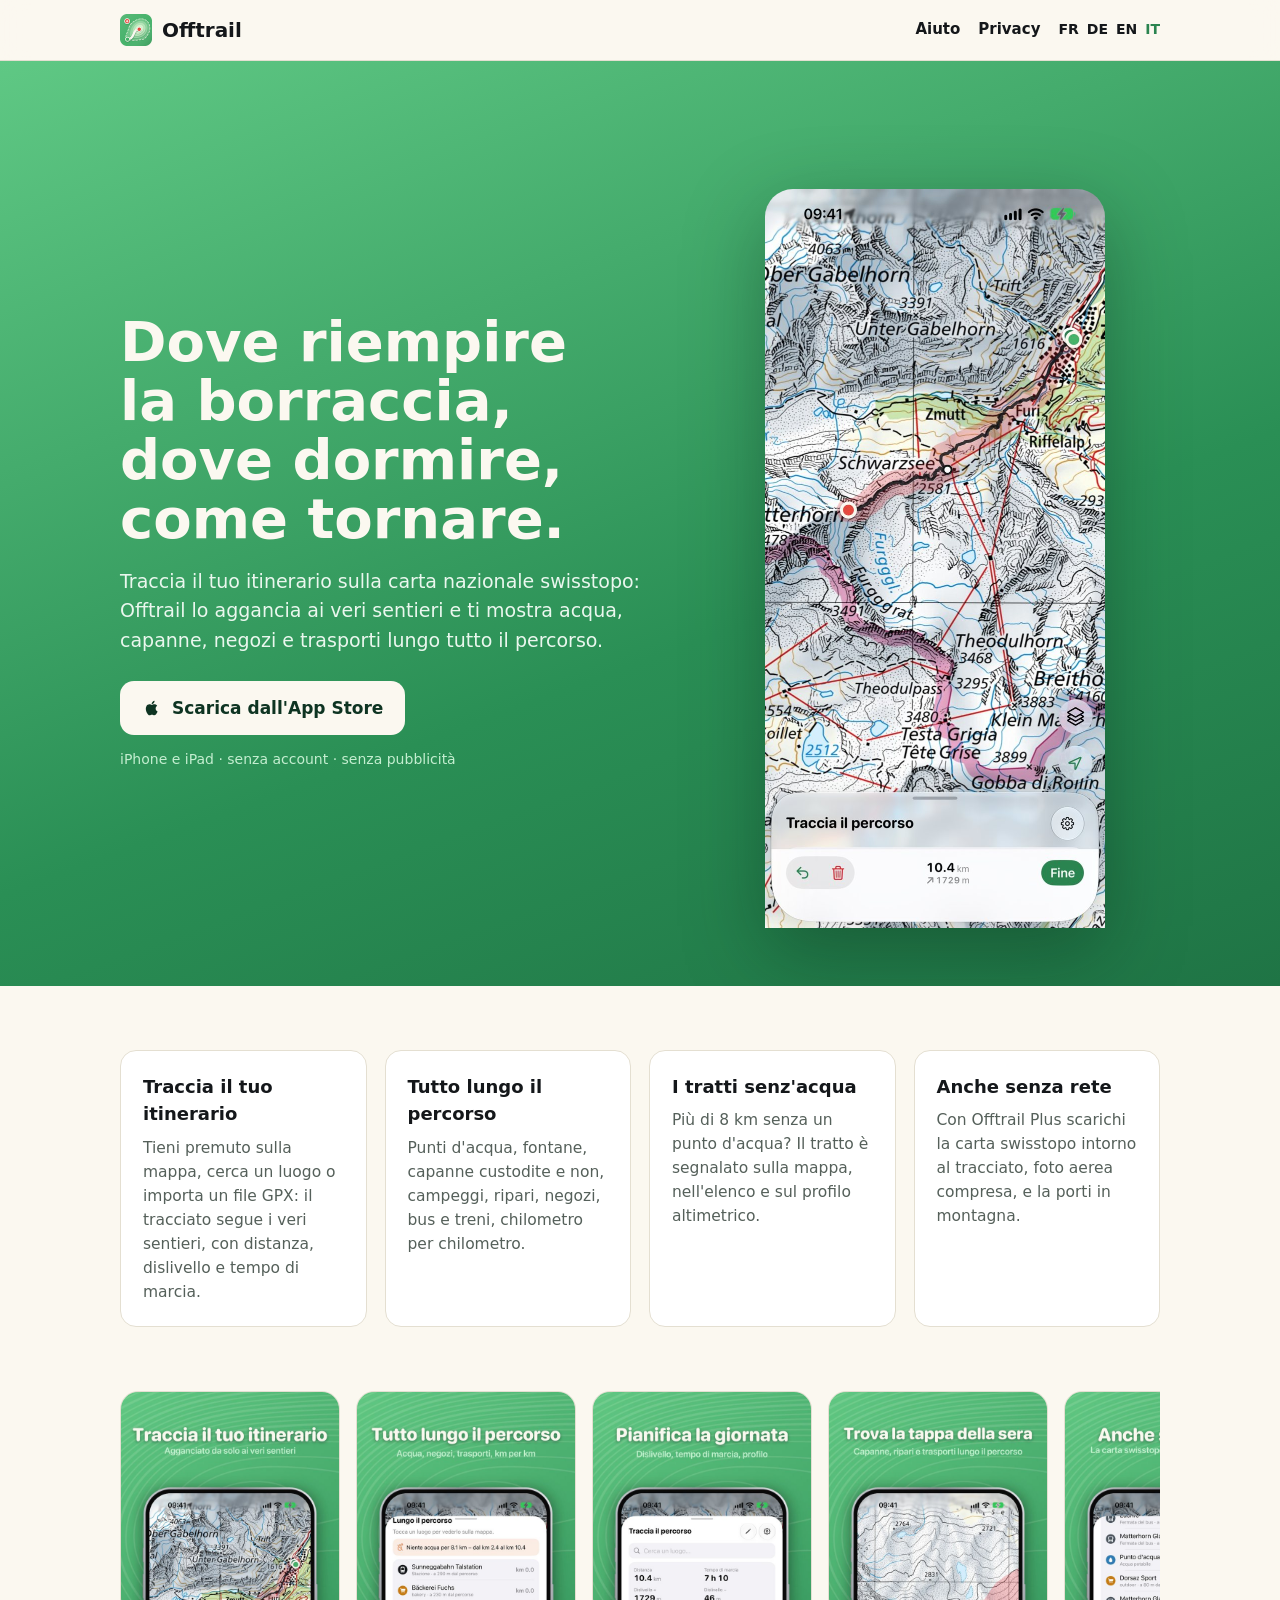
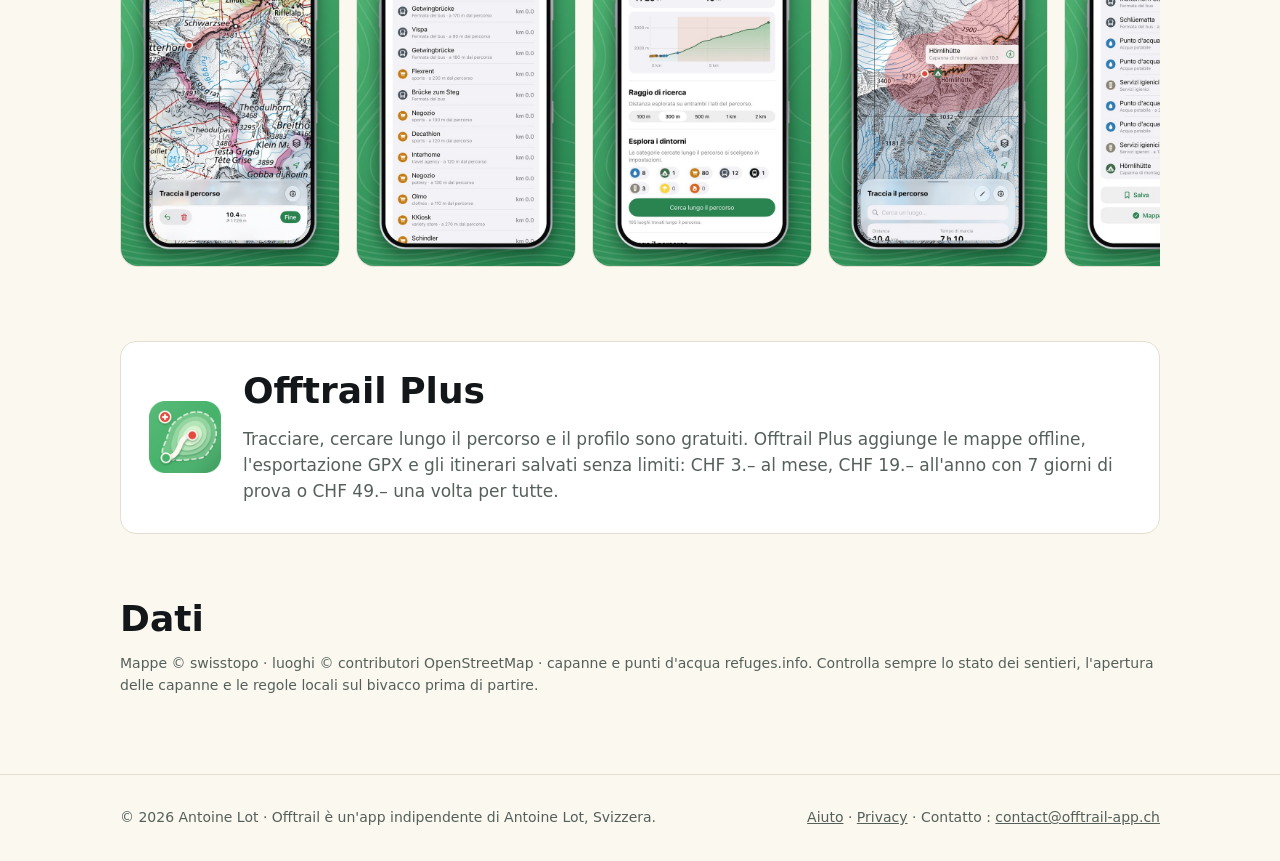
<file: it/index.html>
<!doctype html>
<html lang="it">
<head>
<meta charset="utf-8">
<meta name="viewport" content="width=device-width, initial-scale=1, viewport-fit=cover">
<title>Offtrail — Bivacco &amp; trekking in Svizzera</title>
<meta name="description" content="Traccia il tuo itinerario sulla carta nazionale swisstopo: Offtrail lo aggancia ai veri sentieri e ti mostra acqua, capanne, negozi e trasporti lungo tutto il percorso.">
<link rel="canonical" href="https://offtrail-app.ch/it/">
<link rel="alternate" hreflang="fr" href="https://offtrail-app.ch/"><link rel="alternate" hreflang="de" href="https://offtrail-app.ch/de/"><link rel="alternate" hreflang="en" href="https://offtrail-app.ch/en/"><link rel="alternate" hreflang="it" href="https://offtrail-app.ch/it/"><link rel="alternate" hreflang="x-default" href="https://offtrail-app.ch/">
<link rel="icon" href="/assets/img/icon-64.png">
<link rel="apple-touch-icon" href="/assets/img/apple-touch-icon.png">
<meta name="apple-itunes-app" content="app-id=6812505053">
<meta property="og:title" content="Offtrail — Bivacco &amp; trekking in Svizzera">
<meta property="og:description" content="Traccia il tuo itinerario sulla carta nazionale swisstopo: Offtrail lo aggancia ai veri sentieri e ti mostra acqua, capanne, negozi e trasporti lungo tutto il percorso.">
<meta property="og:image" content="https://offtrail-app.ch/assets/img/og-image.jpg">
<meta name="theme-color" content="#2a8450">
<link rel="stylesheet" href="/assets/site.css">
</head>
<body>
<header class="top"><div class="wrap">
<a class="brand" href="/it/"><img src="/assets/img/icon-64.png" alt="" width="32" height="32">Offtrail</a>
<nav class="links" aria-label="Navigation"><a href="/it/aiuto/">Aiuto</a><a href="/it/privacy/">Privacy</a><span class="langs"><a href="/" hreflang="fr" lang="fr">FR</a><a href="/de/" hreflang="de" lang="de">DE</a><a href="/en/" hreflang="en" lang="en">EN</a><a href="/it/" hreflang="it" lang="it" aria-current="page">IT</a></span></nav>
</div></header>
<main>
<section class="hero"><div class="wrap">
<div>
<h1>Dove riempire la borraccia, dove dormire, come tornare.</h1>
<p>Traccia il tuo itinerario sulla carta nazionale swisstopo: Offtrail lo aggancia ai veri sentieri e ti mostra acqua, capanne, negozi e trasporti lungo tutto il percorso.</p>
<a class="btn" href="https://apps.apple.com/ch/app/id6812505053"><svg viewBox="0 0 24 24" aria-hidden="true"><path fill="currentColor" d="M16.37 12.6c-.02-2.2 1.8-3.26 1.88-3.31-1.03-1.5-2.62-1.7-3.18-1.73-1.35-.14-2.64.8-3.33.8-.69 0-1.74-.78-2.87-.76-1.47.02-2.83.86-3.59 2.18-1.53 2.66-.39 6.6 1.1 8.76.73 1.06 1.6 2.24 2.73 2.2 1.1-.04 1.51-.71 2.84-.71 1.32 0 1.7.71 2.86.69 1.18-.02 1.93-1.07 2.65-2.13.83-1.22 1.18-2.41 1.2-2.47-.03-.01-2.3-.88-2.33-3.5zM14.2 6.13c.6-.73 1.01-1.75.9-2.76-.87.04-1.92.58-2.54 1.31-.56.65-1.05 1.68-.92 2.67.97.08 1.96-.49 2.56-1.22z"/></svg>Scarica dall&#x27;App Store</a>
<p class="note">iPhone e iPad · senza account · senza pubblicità</p>
</div>
<div class="phone"><img src="/assets/img/it-hero.jpg" alt="Tracciato sulla carta swisstopo" width="680" height="1477"></div>
</div></section>
<section><div class="wrap"><div class="features"><div class="feature"><h3>Traccia il tuo itinerario</h3><p>Tieni premuto sulla mappa, cerca un luogo o importa un file GPX: il tracciato segue i veri sentieri, con distanza, dislivello e tempo di marcia.</p></div><div class="feature"><h3>Tutto lungo il percorso</h3><p>Punti d&#x27;acqua, fontane, capanne custodite e non, campeggi, ripari, negozi, bus e treni, chilometro per chilometro.</p></div><div class="feature"><h3>I tratti senz&#x27;acqua</h3><p>Più di 8 km senza un punto d&#x27;acqua? Il tratto è segnalato sulla mappa, nell&#x27;elenco e sul profilo altimetrico.</p></div><div class="feature"><h3>Anche senza rete</h3><p>Con Offtrail Plus scarichi la carta swisstopo intorno al tracciato, foto aerea compresa, e la porti in montagna.</p></div></div></div></section>
<section style="padding-top:0"><div class="wrap"><div class="shots"><img src="/assets/img/it-1-trace.jpg" alt="Tracciato sulla carta swisstopo" width="600" height="1304" loading="lazy"><img src="/assets/img/it-2-stops.jpg" alt="Luoghi lungo il percorso" width="600" height="1304" loading="lazy"><img src="/assets/img/it-3-stats.jpg" alt="Profilo e statistiche" width="600" height="1304" loading="lazy"><img src="/assets/img/it-4-hut.jpg" alt="Capanna per la notte" width="600" height="1304" loading="lazy"><img src="/assets/img/it-5-offline.jpg" alt="Mappa offline" width="600" height="1304" loading="lazy"><img src="/assets/img/it-6-aerial.jpg" alt="Foto aerea" width="600" height="1304" loading="lazy"></div></div></section>
<section style="padding-top:0"><div class="wrap"><div class="plus"><img src="/assets/img/icon-180.png" alt="" width="72" height="72"><div><h2>Offtrail Plus</h2><p>Tracciare, cercare lungo il percorso e il profilo sono gratuiti. Offtrail Plus aggiunge le mappe offline, l&#x27;esportazione GPX e gli itinerari salvati senza limiti: CHF 3.– al mese, CHF 19.– all&#x27;anno con 7 giorni di prova o CHF 49.– una volta per tutte.</p></div></div></div></section>
<section style="padding-top:0"><div class="wrap"><h2>Dati</h2><p class="small">Mappe © swisstopo · luoghi © contributori OpenStreetMap · capanne e punti d&#x27;acqua refuges.info. Controlla sempre lo stato dei sentieri, l&#x27;apertura delle capanne e le regole locali sul bivacco prima di partire.</p></div></section>
</main>
<footer><div class="wrap">
<div>© 2026 Antoine Lot · Offtrail è un&#x27;app indipendente di Antoine Lot, Svizzera.</div>
<div><a href="/it/aiuto/">Aiuto</a> · <a href="/it/privacy/">Privacy</a> · Contatto : <a href="mailto:contact@offtrail-app.ch">contact@offtrail-app.ch</a></div>
</div></footer>
</body></html>
</file>
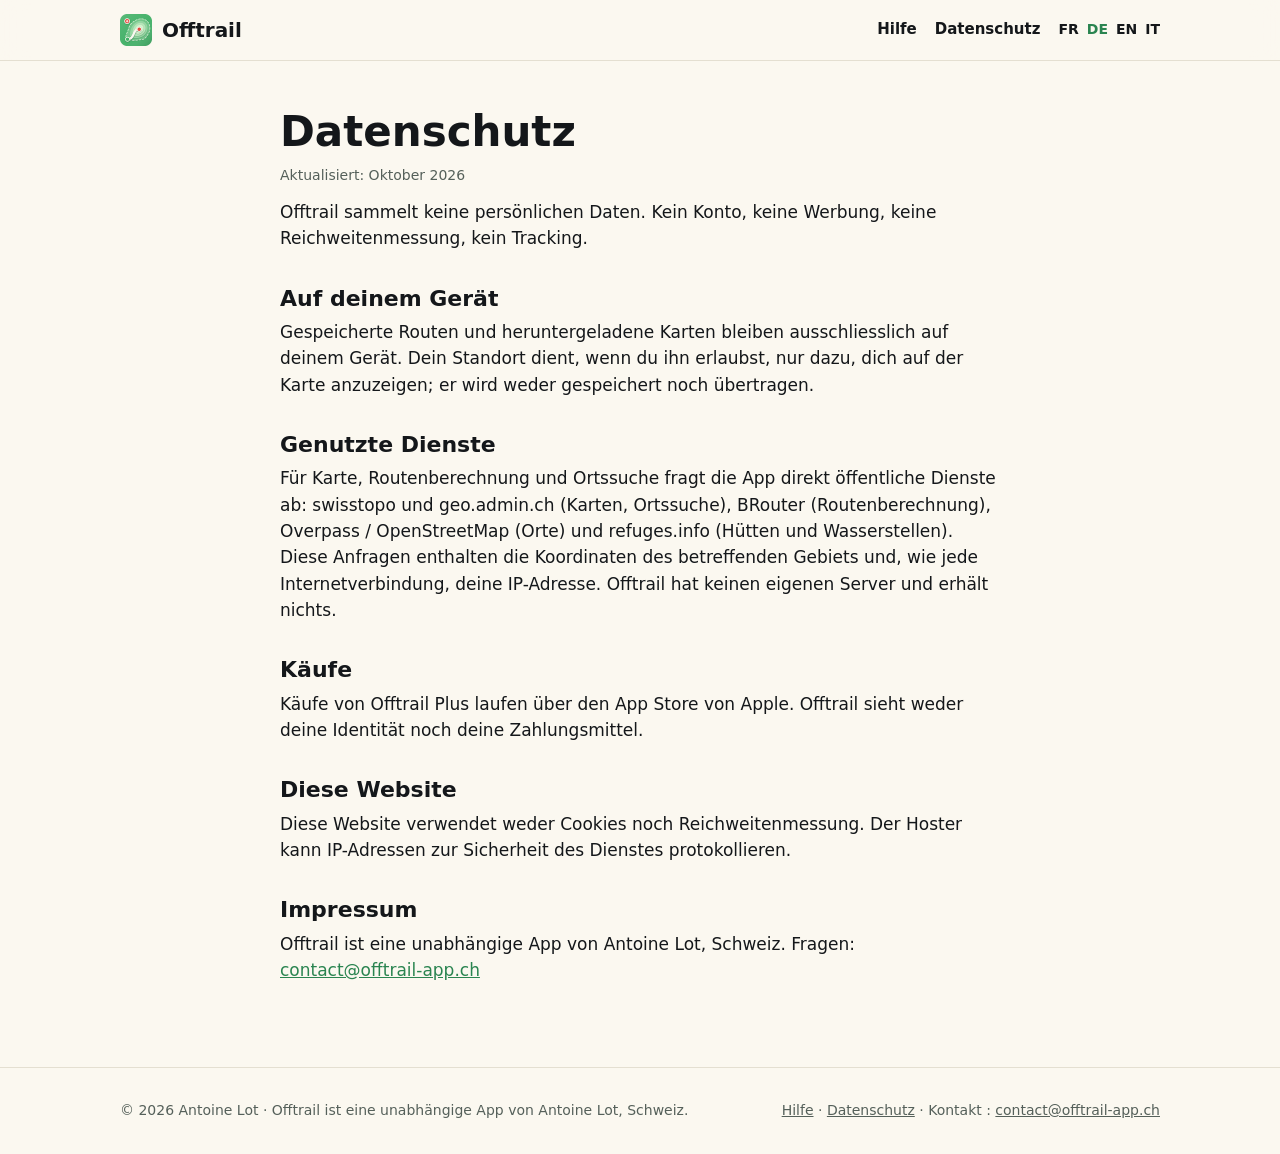
<file: de/datenschutz/index.html>
<!doctype html>
<html lang="de">
<head>
<meta charset="utf-8">
<meta name="viewport" content="width=device-width, initial-scale=1, viewport-fit=cover">
<title>Datenschutz — Offtrail</title>
<meta name="description" content="Offtrail sammelt keine persönlichen Daten. Kein Konto, keine Werbung, keine Reichweitenmessung, kein Tracking.">
<link rel="canonical" href="https://offtrail-app.ch/de/datenschutz/">
<link rel="alternate" hreflang="fr" href="https://offtrail-app.ch/confidentialite/"><link rel="alternate" hreflang="de" href="https://offtrail-app.ch/de/datenschutz/"><link rel="alternate" hreflang="en" href="https://offtrail-app.ch/en/privacy/"><link rel="alternate" hreflang="it" href="https://offtrail-app.ch/it/privacy/"><link rel="alternate" hreflang="x-default" href="https://offtrail-app.ch/confidentialite/">
<link rel="icon" href="/assets/img/icon-64.png">
<link rel="apple-touch-icon" href="/assets/img/apple-touch-icon.png">
<meta name="apple-itunes-app" content="app-id=6812505053">
<meta property="og:title" content="Datenschutz — Offtrail">
<meta property="og:description" content="Offtrail sammelt keine persönlichen Daten. Kein Konto, keine Werbung, keine Reichweitenmessung, kein Tracking.">
<meta property="og:image" content="https://offtrail-app.ch/assets/img/og-image.jpg">
<meta name="theme-color" content="#2a8450">
<link rel="stylesheet" href="/assets/site.css">
</head>
<body>
<header class="top"><div class="wrap">
<a class="brand" href="/de/"><img src="/assets/img/icon-64.png" alt="" width="32" height="32">Offtrail</a>
<nav class="links" aria-label="Navigation"><a href="/de/hilfe/">Hilfe</a><a href="/de/datenschutz/">Datenschutz</a><span class="langs"><a href="/confidentialite/" hreflang="fr" lang="fr">FR</a><a href="/de/datenschutz/" hreflang="de" lang="de" aria-current="page">DE</a><a href="/en/privacy/" hreflang="en" lang="en">EN</a><a href="/it/privacy/" hreflang="it" lang="it">IT</a></span></nav>
</div></header>
<main class="doc">
<h1>Datenschutz</h1>
<p class="small">Aktualisiert: Oktober 2026</p>
<p>Offtrail sammelt keine persönlichen Daten. Kein Konto, keine Werbung, keine Reichweitenmessung, kein Tracking.</p><h2>Auf deinem Gerät</h2><p>Gespeicherte Routen und heruntergeladene Karten bleiben ausschliesslich auf deinem Gerät. Dein Standort dient, wenn du ihn erlaubst, nur dazu, dich auf der Karte anzuzeigen; er wird weder gespeichert noch übertragen.</p><h2>Genutzte Dienste</h2><p>Für Karte, Routenberechnung und Ortssuche fragt die App direkt öffentliche Dienste ab: swisstopo und geo.admin.ch (Karten, Ortssuche), BRouter (Routenberechnung), Overpass / OpenStreetMap (Orte) und refuges.info (Hütten und Wasserstellen). Diese Anfragen enthalten die Koordinaten des betreffenden Gebiets und, wie jede Internetverbindung, deine IP-Adresse. Offtrail hat keinen eigenen Server und erhält nichts.</p><h2>Käufe</h2><p>Käufe von Offtrail Plus laufen über den App Store von Apple. Offtrail sieht weder deine Identität noch deine Zahlungsmittel.</p><h2>Diese Website</h2><p>Diese Website verwendet weder Cookies noch Reichweitenmessung. Der Hoster kann IP-Adressen zur Sicherheit des Dienstes protokollieren.</p>
<h2>Impressum</h2>
<p>Offtrail ist eine unabhängige App von Antoine Lot, Schweiz. Fragen: <a href="mailto:contact@offtrail-app.ch">contact@offtrail-app.ch</a></p>
</main>
<footer><div class="wrap">
<div>© 2026 Antoine Lot · Offtrail ist eine unabhängige App von Antoine Lot, Schweiz.</div>
<div><a href="/de/hilfe/">Hilfe</a> · <a href="/de/datenschutz/">Datenschutz</a> · Kontakt : <a href="mailto:contact@offtrail-app.ch">contact@offtrail-app.ch</a></div>
</div></footer>
</body></html>
</file>
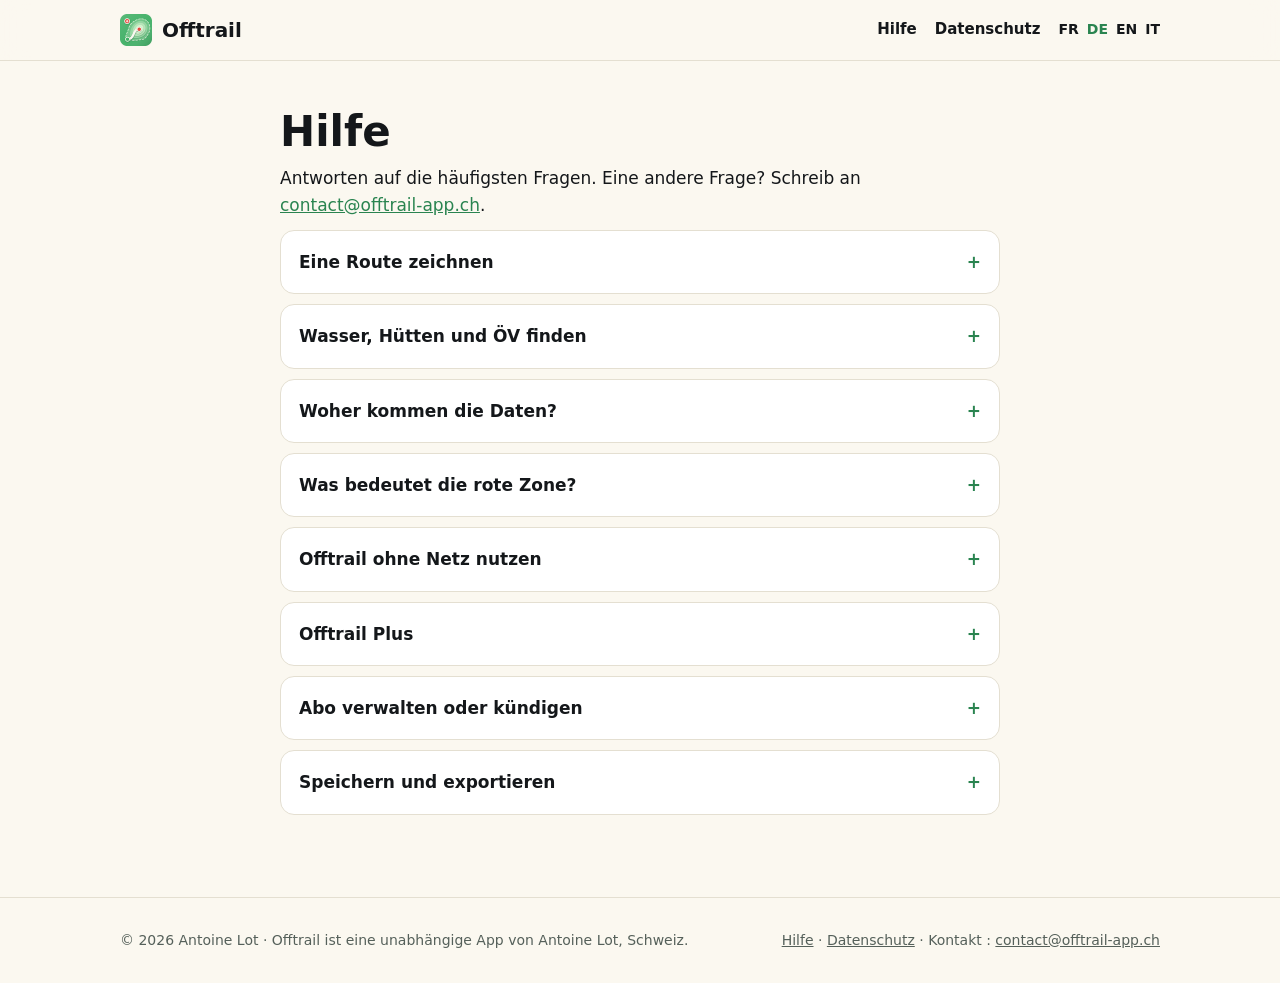
<file: de/hilfe/index.html>
<!doctype html>
<html lang="de">
<head>
<meta charset="utf-8">
<meta name="viewport" content="width=device-width, initial-scale=1, viewport-fit=cover">
<title>Hilfe — Offtrail</title>
<meta name="description" content="Antworten auf die häufigsten Fragen. Eine andere Frage? Schreib an">
<link rel="canonical" href="https://offtrail-app.ch/de/hilfe/">
<link rel="alternate" hreflang="fr" href="https://offtrail-app.ch/aide/"><link rel="alternate" hreflang="de" href="https://offtrail-app.ch/de/hilfe/"><link rel="alternate" hreflang="en" href="https://offtrail-app.ch/en/help/"><link rel="alternate" hreflang="it" href="https://offtrail-app.ch/it/aiuto/"><link rel="alternate" hreflang="x-default" href="https://offtrail-app.ch/aide/">
<link rel="icon" href="/assets/img/icon-64.png">
<link rel="apple-touch-icon" href="/assets/img/apple-touch-icon.png">
<meta name="apple-itunes-app" content="app-id=6812505053">
<meta property="og:title" content="Hilfe — Offtrail">
<meta property="og:description" content="Antworten auf die häufigsten Fragen. Eine andere Frage? Schreib an">
<meta property="og:image" content="https://offtrail-app.ch/assets/img/og-image.jpg">
<meta name="theme-color" content="#2a8450">
<link rel="stylesheet" href="/assets/site.css">
</head>
<body>
<header class="top"><div class="wrap">
<a class="brand" href="/de/"><img src="/assets/img/icon-64.png" alt="" width="32" height="32">Offtrail</a>
<nav class="links" aria-label="Navigation"><a href="/de/hilfe/">Hilfe</a><a href="/de/datenschutz/">Datenschutz</a><span class="langs"><a href="/aide/" hreflang="fr" lang="fr">FR</a><a href="/de/hilfe/" hreflang="de" lang="de" aria-current="page">DE</a><a href="/en/help/" hreflang="en" lang="en">EN</a><a href="/it/aiuto/" hreflang="it" lang="it">IT</a></span></nav>
</div></header>
<main class="doc">
<h1>Hilfe</h1>
<p>Antworten auf die häufigsten Fragen. Eine andere Frage? Schreib an <a href="mailto:contact@offtrail-app.ch">contact@offtrail-app.ch</a>.</p>
<details><summary>Eine Route zeichnen</summary><p>Drücke lange auf die Karte, um den Start und dann das Ziel zu setzen, und füge bei Bedarf Zwischenpunkte hinzu. Du kannst auch einen Ort nach Namen suchen oder eine GPX-Datei importieren. Die Route legt sich automatisch auf die Wege; die bevorzugte Wegart (Wanderwege, Nebenstrassen, Strassen, kürzeste) wählst du in den Einstellungen. Einen Punkt verschiebst du, indem du ihn gedrückt hältst und ziehst; tippe ihn an, um ihn zu löschen.</p></details><details><summary>Wasser, Hütten und ÖV finden</summary><p>Tippe auf «Fertig»: Offtrail sucht entlang der Route in einem Korridor, den du von 100 m bis 2 km einstellst. Die gesuchten Kategorien wählst du in den Einstellungen. Hütten mit Wasser tragen auf der Karte einen kleinen blauen Tropfen und in der Liste den Hinweis «Trinkwasser» oder «Wasser in der Saison».</p></details><details><summary>Woher kommen die Daten?</summary><p>Die Karten stammen von swisstopo, die Orte von OpenStreetMap und refuges.info. Fehlt ein Ort oder ist er falsch? Du kannst ihn direkt auf openstreetmap.org oder refuges.info korrigieren: Er erscheint dann in Offtrail. Prüfe immer vor Ort und die Öffnungszeiten der Hütten vor dem Aufbruch.</p></details><details><summary>Was bedeutet die rote Zone?</summary><p>Eine rote Zone auf der Karte und im Höhenprofil markiert einen Abschnitt von mehr als 8 km ohne gefundene Wasserstelle: Nimm genug Wasser mit, bevor du ihn angehst.</p></details><details><summary>Offtrail ohne Netz nutzen</summary><p>Mit Offtrail Plus tippst du unter deiner Route auf «Karte offline laden»: Die swisstopo-Karte wird 1,5 km beidseits der Route gespeichert, auf Wunsch mit Luftbild. Sie wird dann ohne Netz angezeigt. Routenberechnung und Suche brauchen hingegen eine Verbindung. Heruntergeladene Karten verwaltest du in den Einstellungen.</p></details><details><summary>Offtrail Plus</summary><p>Offtrail Plus schaltet Offline-Karten, GPX-Export und unbegrenzt gespeicherte Routen frei (die Gratisversion behält 3). Monatsabo (CHF 3.–), Jahresabo (CHF 19.–, 7 Tage Probezeit) oder einmaliger Kauf (CHF 49.–). Neues Gerät? Einstellungen › Offtrail Plus › Käufe wiederherstellen.</p></details><details><summary>Abo verwalten oder kündigen</summary><p>In Offtrail: Einstellungen › Offtrail Plus › Abo verwalten. Oder auf dem iPhone: App Einstellungen › dein Name › Abonnements. Das Abo verlängert sich automatisch, sofern es nicht mindestens 24 Stunden vor Ende der laufenden Periode gekündigt wird.</p></details><details><summary>Speichern und exportieren</summary><p>«Speichern» behält die Route und ihre Orte auf deinem iPhone, unter «Meine Routen». «Exportieren» erstellt eine GPX-Datei mit Route und Orten für Uhr oder GPS (Offtrail Plus).</p></details>
</main>
<footer><div class="wrap">
<div>© 2026 Antoine Lot · Offtrail ist eine unabhängige App von Antoine Lot, Schweiz.</div>
<div><a href="/de/hilfe/">Hilfe</a> · <a href="/de/datenschutz/">Datenschutz</a> · Kontakt : <a href="mailto:contact@offtrail-app.ch">contact@offtrail-app.ch</a></div>
</div></footer>
</body></html>
</file>
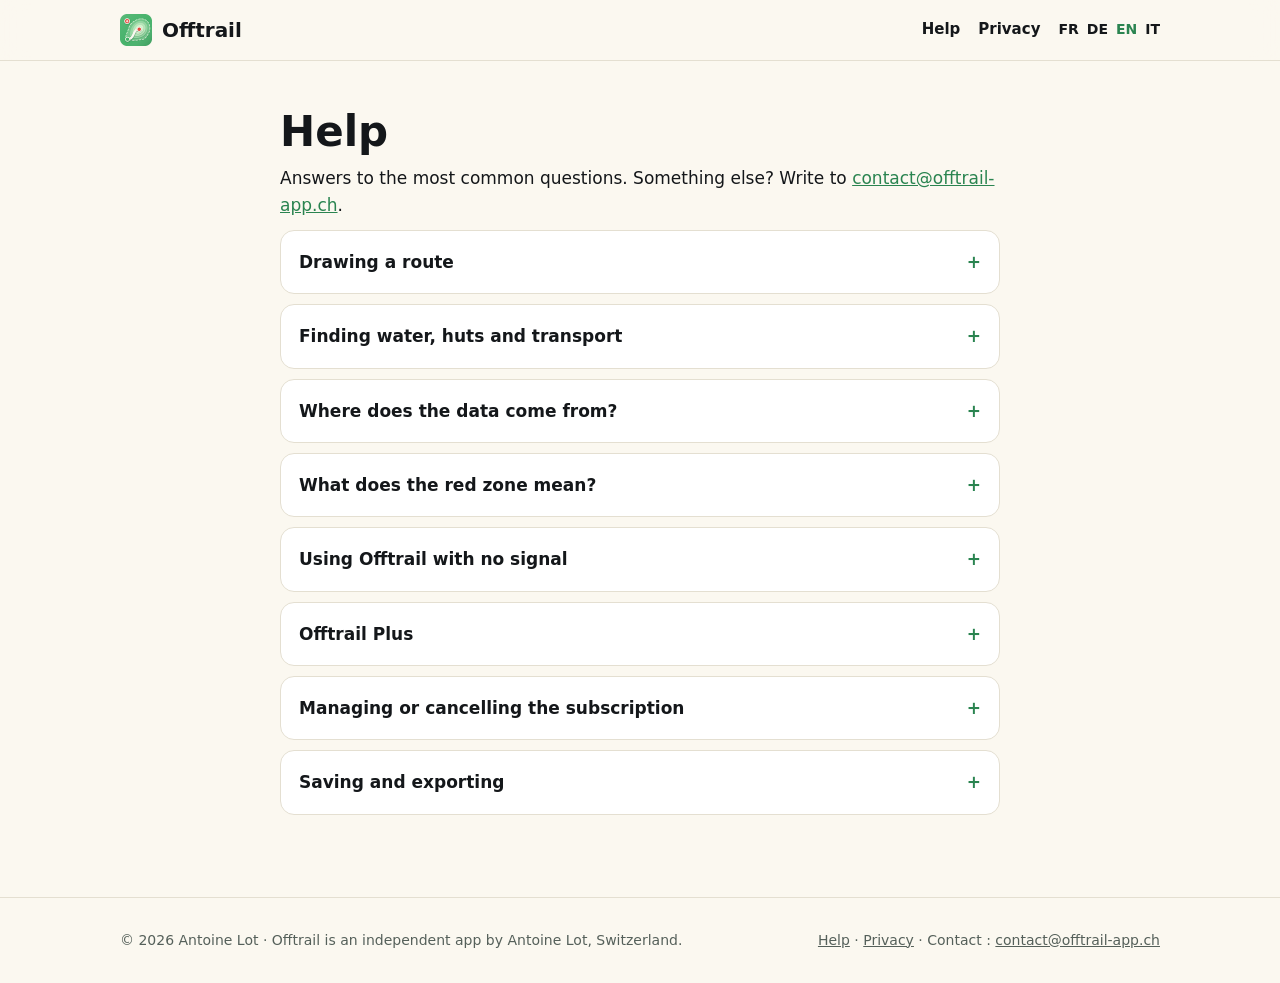
<file: en/help/index.html>
<!doctype html>
<html lang="en">
<head>
<meta charset="utf-8">
<meta name="viewport" content="width=device-width, initial-scale=1, viewport-fit=cover">
<title>Help — Offtrail</title>
<meta name="description" content="Answers to the most common questions. Something else? Write to">
<link rel="canonical" href="https://offtrail-app.ch/en/help/">
<link rel="alternate" hreflang="fr" href="https://offtrail-app.ch/aide/"><link rel="alternate" hreflang="de" href="https://offtrail-app.ch/de/hilfe/"><link rel="alternate" hreflang="en" href="https://offtrail-app.ch/en/help/"><link rel="alternate" hreflang="it" href="https://offtrail-app.ch/it/aiuto/"><link rel="alternate" hreflang="x-default" href="https://offtrail-app.ch/aide/">
<link rel="icon" href="/assets/img/icon-64.png">
<link rel="apple-touch-icon" href="/assets/img/apple-touch-icon.png">
<meta name="apple-itunes-app" content="app-id=6812505053">
<meta property="og:title" content="Help — Offtrail">
<meta property="og:description" content="Answers to the most common questions. Something else? Write to">
<meta property="og:image" content="https://offtrail-app.ch/assets/img/og-image.jpg">
<meta name="theme-color" content="#2a8450">
<link rel="stylesheet" href="/assets/site.css">
</head>
<body>
<header class="top"><div class="wrap">
<a class="brand" href="/en/"><img src="/assets/img/icon-64.png" alt="" width="32" height="32">Offtrail</a>
<nav class="links" aria-label="Navigation"><a href="/en/help/">Help</a><a href="/en/privacy/">Privacy</a><span class="langs"><a href="/aide/" hreflang="fr" lang="fr">FR</a><a href="/de/hilfe/" hreflang="de" lang="de">DE</a><a href="/en/help/" hreflang="en" lang="en" aria-current="page">EN</a><a href="/it/aiuto/" hreflang="it" lang="it">IT</a></span></nav>
</div></header>
<main class="doc">
<h1>Help</h1>
<p>Answers to the most common questions. Something else? Write to <a href="mailto:contact@offtrail-app.ch">contact@offtrail-app.ch</a>.</p>
<details><summary>Drawing a route</summary><p>Press and hold the map to place the start, then the finish, and add stops if you like. You can also search for a place by name or import a GPX file. The route snaps onto the trails on its own; choose the preferred kind of way (trails, minor roads, roads, shortest) in Settings. To move a point, press and hold it and drag; tap it to delete it.</p></details><details><summary>Finding water, huts and transport</summary><p>Tap “Done”: Offtrail searches along the route, in a corridor you set from 100 m to 2 km. The categories searched are chosen in Settings. Huts with water carry a small blue drop on the map and “drinking water” or “water in season” in the list.</p></details><details><summary>Where does the data come from?</summary><p>Maps come from swisstopo, places from OpenStreetMap and refuges.info. A place is missing or wrong? You can fix it directly on openstreetmap.org or refuges.info: it will then show up in Offtrail. Always check on the spot, and check hut opening times before you set out.</p></details><details><summary>What does the red zone mean?</summary><p>A red zone on the map and on the elevation profile marks a stretch of more than 8 km with no water point found: carry enough water before you start it.</p></details><details><summary>Using Offtrail with no signal</summary><p>With Offtrail Plus, tap “Download offline map” under your route: the swisstopo map is saved 1.5 km either side of the route, with the aerial photo if you like. It then shows with no signal. Routing and search still need a connection. Downloaded maps are managed in Settings.</p></details><details><summary>Offtrail Plus</summary><p>Offtrail Plus unlocks offline maps, GPX export and unlimited saved routes (the free version keeps 3). Monthly (CHF 3) or annual subscription (CHF 19, 7-day free trial), or a one-time lifetime purchase (CHF 49). New device? Settings › Offtrail Plus › Restore purchases.</p></details><details><summary>Managing or cancelling the subscription</summary><p>In Offtrail: Settings › Offtrail Plus › Manage subscription. Or on the iPhone: Settings app › your name › Subscriptions. The subscription renews automatically unless cancelled at least 24 hours before the end of the current period.</p></details><details><summary>Saving and exporting</summary><p>“Save” keeps the route and its places on your iPhone, in “My routes”. “Export” creates a GPX file with the route and places for a watch or GPS (Offtrail Plus).</p></details>
</main>
<footer><div class="wrap">
<div>© 2026 Antoine Lot · Offtrail is an independent app by Antoine Lot, Switzerland.</div>
<div><a href="/en/help/">Help</a> · <a href="/en/privacy/">Privacy</a> · Contact : <a href="mailto:contact@offtrail-app.ch">contact@offtrail-app.ch</a></div>
</div></footer>
</body></html>
</file>
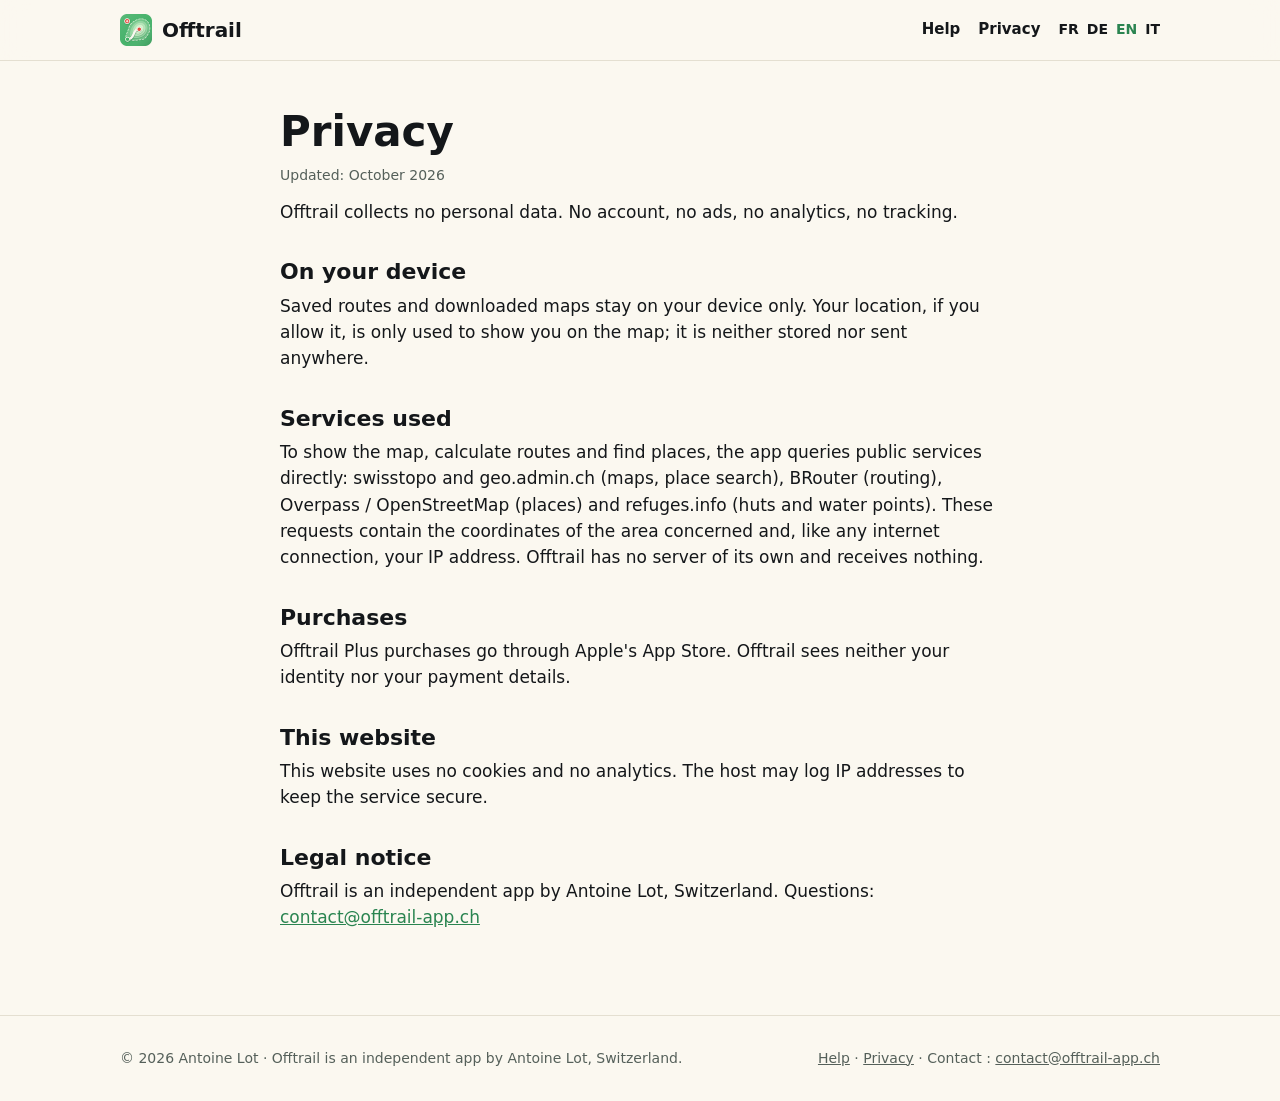
<file: en/privacy/index.html>
<!doctype html>
<html lang="en">
<head>
<meta charset="utf-8">
<meta name="viewport" content="width=device-width, initial-scale=1, viewport-fit=cover">
<title>Privacy — Offtrail</title>
<meta name="description" content="Offtrail collects no personal data. No account, no ads, no analytics, no tracking.">
<link rel="canonical" href="https://offtrail-app.ch/en/privacy/">
<link rel="alternate" hreflang="fr" href="https://offtrail-app.ch/confidentialite/"><link rel="alternate" hreflang="de" href="https://offtrail-app.ch/de/datenschutz/"><link rel="alternate" hreflang="en" href="https://offtrail-app.ch/en/privacy/"><link rel="alternate" hreflang="it" href="https://offtrail-app.ch/it/privacy/"><link rel="alternate" hreflang="x-default" href="https://offtrail-app.ch/confidentialite/">
<link rel="icon" href="/assets/img/icon-64.png">
<link rel="apple-touch-icon" href="/assets/img/apple-touch-icon.png">
<meta name="apple-itunes-app" content="app-id=6812505053">
<meta property="og:title" content="Privacy — Offtrail">
<meta property="og:description" content="Offtrail collects no personal data. No account, no ads, no analytics, no tracking.">
<meta property="og:image" content="https://offtrail-app.ch/assets/img/og-image.jpg">
<meta name="theme-color" content="#2a8450">
<link rel="stylesheet" href="/assets/site.css">
</head>
<body>
<header class="top"><div class="wrap">
<a class="brand" href="/en/"><img src="/assets/img/icon-64.png" alt="" width="32" height="32">Offtrail</a>
<nav class="links" aria-label="Navigation"><a href="/en/help/">Help</a><a href="/en/privacy/">Privacy</a><span class="langs"><a href="/confidentialite/" hreflang="fr" lang="fr">FR</a><a href="/de/datenschutz/" hreflang="de" lang="de">DE</a><a href="/en/privacy/" hreflang="en" lang="en" aria-current="page">EN</a><a href="/it/privacy/" hreflang="it" lang="it">IT</a></span></nav>
</div></header>
<main class="doc">
<h1>Privacy</h1>
<p class="small">Updated: October 2026</p>
<p>Offtrail collects no personal data. No account, no ads, no analytics, no tracking.</p><h2>On your device</h2><p>Saved routes and downloaded maps stay on your device only. Your location, if you allow it, is only used to show you on the map; it is neither stored nor sent anywhere.</p><h2>Services used</h2><p>To show the map, calculate routes and find places, the app queries public services directly: swisstopo and geo.admin.ch (maps, place search), BRouter (routing), Overpass / OpenStreetMap (places) and refuges.info (huts and water points). These requests contain the coordinates of the area concerned and, like any internet connection, your IP address. Offtrail has no server of its own and receives nothing.</p><h2>Purchases</h2><p>Offtrail Plus purchases go through Apple&#x27;s App Store. Offtrail sees neither your identity nor your payment details.</p><h2>This website</h2><p>This website uses no cookies and no analytics. The host may log IP addresses to keep the service secure.</p>
<h2>Legal notice</h2>
<p>Offtrail is an independent app by Antoine Lot, Switzerland. Questions: <a href="mailto:contact@offtrail-app.ch">contact@offtrail-app.ch</a></p>
</main>
<footer><div class="wrap">
<div>© 2026 Antoine Lot · Offtrail is an independent app by Antoine Lot, Switzerland.</div>
<div><a href="/en/help/">Help</a> · <a href="/en/privacy/">Privacy</a> · Contact : <a href="mailto:contact@offtrail-app.ch">contact@offtrail-app.ch</a></div>
</div></footer>
</body></html>
</file>
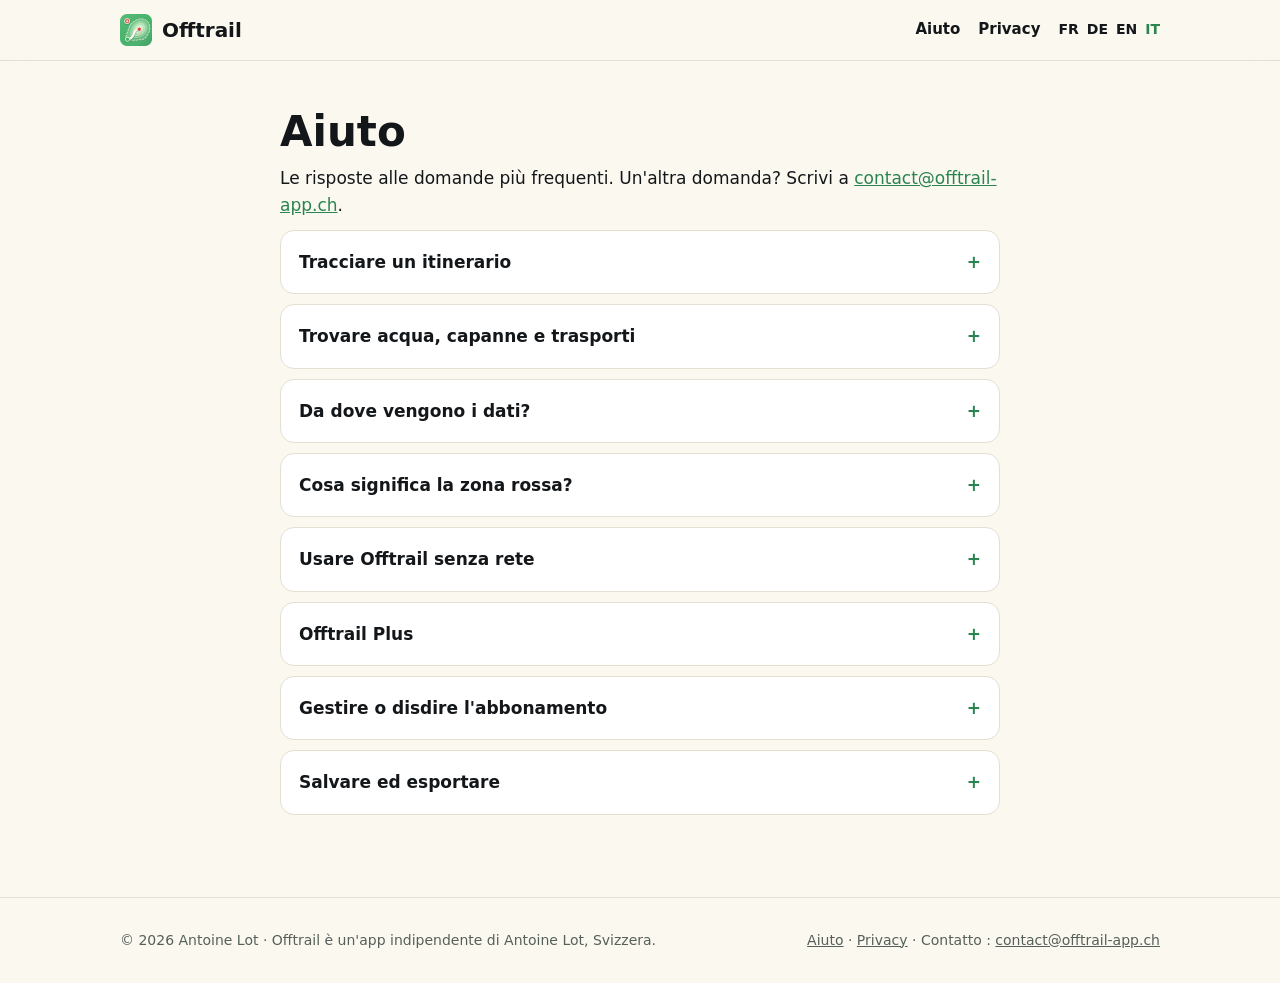
<file: it/aiuto/index.html>
<!doctype html>
<html lang="it">
<head>
<meta charset="utf-8">
<meta name="viewport" content="width=device-width, initial-scale=1, viewport-fit=cover">
<title>Aiuto — Offtrail</title>
<meta name="description" content="Le risposte alle domande più frequenti. Un&#x27;altra domanda? Scrivi a">
<link rel="canonical" href="https://offtrail-app.ch/it/aiuto/">
<link rel="alternate" hreflang="fr" href="https://offtrail-app.ch/aide/"><link rel="alternate" hreflang="de" href="https://offtrail-app.ch/de/hilfe/"><link rel="alternate" hreflang="en" href="https://offtrail-app.ch/en/help/"><link rel="alternate" hreflang="it" href="https://offtrail-app.ch/it/aiuto/"><link rel="alternate" hreflang="x-default" href="https://offtrail-app.ch/aide/">
<link rel="icon" href="/assets/img/icon-64.png">
<link rel="apple-touch-icon" href="/assets/img/apple-touch-icon.png">
<meta name="apple-itunes-app" content="app-id=6812505053">
<meta property="og:title" content="Aiuto — Offtrail">
<meta property="og:description" content="Le risposte alle domande più frequenti. Un&#x27;altra domanda? Scrivi a">
<meta property="og:image" content="https://offtrail-app.ch/assets/img/og-image.jpg">
<meta name="theme-color" content="#2a8450">
<link rel="stylesheet" href="/assets/site.css">
</head>
<body>
<header class="top"><div class="wrap">
<a class="brand" href="/it/"><img src="/assets/img/icon-64.png" alt="" width="32" height="32">Offtrail</a>
<nav class="links" aria-label="Navigation"><a href="/it/aiuto/">Aiuto</a><a href="/it/privacy/">Privacy</a><span class="langs"><a href="/aide/" hreflang="fr" lang="fr">FR</a><a href="/de/hilfe/" hreflang="de" lang="de">DE</a><a href="/en/help/" hreflang="en" lang="en">EN</a><a href="/it/aiuto/" hreflang="it" lang="it" aria-current="page">IT</a></span></nav>
</div></header>
<main class="doc">
<h1>Aiuto</h1>
<p>Le risposte alle domande più frequenti. Un&#x27;altra domanda? Scrivi a <a href="mailto:contact@offtrail-app.ch">contact@offtrail-app.ch</a>.</p>
<details><summary>Tracciare un itinerario</summary><p>Tieni premuto sulla mappa per posare la partenza, poi l&#x27;arrivo, e aggiungi delle tappe se vuoi. Puoi anche cercare un luogo per nome o importare un file GPX. Il tracciato si aggancia da solo ai sentieri; il tipo di percorso preferito (sentieri, strade secondarie, strade, il più breve) si sceglie nelle Impostazioni. Per spostare un punto tienilo premuto e trascinalo; toccalo per eliminarlo.</p></details><details><summary>Trovare acqua, capanne e trasporti</summary><p>Tocca «Fine»: Offtrail cerca lungo il tracciato, in un corridoio che regoli da 100 m a 2 km. Le categorie cercate si scelgono nelle Impostazioni. Le capanne con acqua hanno una piccola goccia blu sulla mappa e la dicitura «acqua potabile» o «acqua in stagione» nell&#x27;elenco.</p></details><details><summary>Da dove vengono i dati?</summary><p>Le mappe provengono da swisstopo, i luoghi da OpenStreetMap e refuges.info. Un luogo manca o è sbagliato? Puoi correggerlo direttamente su openstreetmap.org o refuges.info: comparirà in Offtrail. Verifica sempre sul posto, e l&#x27;apertura delle capanne prima di partire.</p></details><details><summary>Cosa significa la zona rossa?</summary><p>Una zona rossa sulla mappa e sul profilo altimetrico segnala un tratto di oltre 8 km senza punti d&#x27;acqua trovati: porta abbastanza acqua prima di affrontarlo.</p></details><details><summary>Usare Offtrail senza rete</summary><p>Con Offtrail Plus, tocca «Scarica la mappa offline» sotto l&#x27;itinerario: la carta swisstopo viene salvata 1,5 km per lato del tracciato, con la foto aerea se vuoi. Si visualizza poi senza rete. Il calcolo dell&#x27;itinerario e la ricerca hanno invece bisogno di una connessione. Le mappe scaricate si gestiscono nelle Impostazioni.</p></details><details><summary>Offtrail Plus</summary><p>Offtrail Plus sblocca le mappe offline, l&#x27;esportazione GPX e gli itinerari salvati senza limiti (la versione gratuita ne conserva 3). Abbonamento mensile (CHF 3.–) o annuale (CHF 19.–, 7 giorni di prova), oppure acquisto unico a vita (CHF 49.–). Nuovo dispositivo? Impostazioni › Offtrail Plus › Ripristina acquisti.</p></details><details><summary>Gestire o disdire l&#x27;abbonamento</summary><p>In Offtrail: Impostazioni › Offtrail Plus › Gestisci abbonamento. Oppure sull&#x27;iPhone: app Impostazioni › il tuo nome › Abbonamenti. L&#x27;abbonamento si rinnova automaticamente se non viene disdetto almeno 24 ore prima della fine del periodo in corso.</p></details><details><summary>Salvare ed esportare</summary><p>«Salva» conserva l&#x27;itinerario e i suoi luoghi sull&#x27;iPhone, in «I miei itinerari». «Esporta» crea un file GPX con tracciato e luoghi per orologio o GPS (Offtrail Plus).</p></details>
</main>
<footer><div class="wrap">
<div>© 2026 Antoine Lot · Offtrail è un&#x27;app indipendente di Antoine Lot, Svizzera.</div>
<div><a href="/it/aiuto/">Aiuto</a> · <a href="/it/privacy/">Privacy</a> · Contatto : <a href="mailto:contact@offtrail-app.ch">contact@offtrail-app.ch</a></div>
</div></footer>
</body></html>
</file>
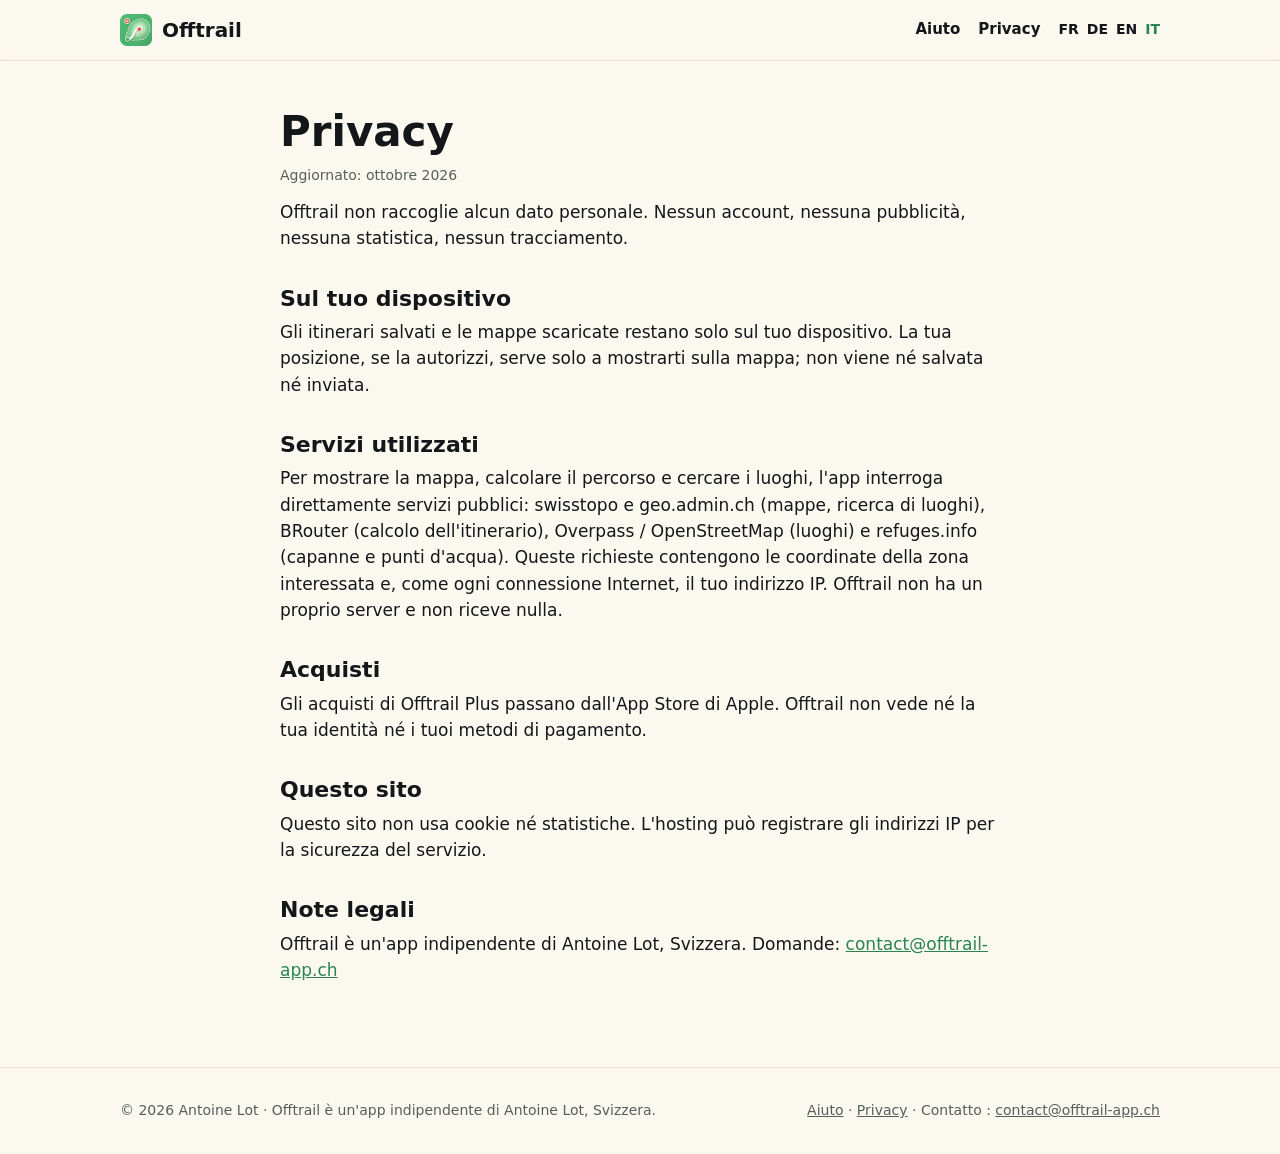
<file: it/privacy/index.html>
<!doctype html>
<html lang="it">
<head>
<meta charset="utf-8">
<meta name="viewport" content="width=device-width, initial-scale=1, viewport-fit=cover">
<title>Privacy — Offtrail</title>
<meta name="description" content="Offtrail non raccoglie alcun dato personale. Nessun account, nessuna pubblicità, nessuna statistica, nessun tracciamento.">
<link rel="canonical" href="https://offtrail-app.ch/it/privacy/">
<link rel="alternate" hreflang="fr" href="https://offtrail-app.ch/confidentialite/"><link rel="alternate" hreflang="de" href="https://offtrail-app.ch/de/datenschutz/"><link rel="alternate" hreflang="en" href="https://offtrail-app.ch/en/privacy/"><link rel="alternate" hreflang="it" href="https://offtrail-app.ch/it/privacy/"><link rel="alternate" hreflang="x-default" href="https://offtrail-app.ch/confidentialite/">
<link rel="icon" href="/assets/img/icon-64.png">
<link rel="apple-touch-icon" href="/assets/img/apple-touch-icon.png">
<meta name="apple-itunes-app" content="app-id=6812505053">
<meta property="og:title" content="Privacy — Offtrail">
<meta property="og:description" content="Offtrail non raccoglie alcun dato personale. Nessun account, nessuna pubblicità, nessuna statistica, nessun tracciamento.">
<meta property="og:image" content="https://offtrail-app.ch/assets/img/og-image.jpg">
<meta name="theme-color" content="#2a8450">
<link rel="stylesheet" href="/assets/site.css">
</head>
<body>
<header class="top"><div class="wrap">
<a class="brand" href="/it/"><img src="/assets/img/icon-64.png" alt="" width="32" height="32">Offtrail</a>
<nav class="links" aria-label="Navigation"><a href="/it/aiuto/">Aiuto</a><a href="/it/privacy/">Privacy</a><span class="langs"><a href="/confidentialite/" hreflang="fr" lang="fr">FR</a><a href="/de/datenschutz/" hreflang="de" lang="de">DE</a><a href="/en/privacy/" hreflang="en" lang="en">EN</a><a href="/it/privacy/" hreflang="it" lang="it" aria-current="page">IT</a></span></nav>
</div></header>
<main class="doc">
<h1>Privacy</h1>
<p class="small">Aggiornato: ottobre 2026</p>
<p>Offtrail non raccoglie alcun dato personale. Nessun account, nessuna pubblicità, nessuna statistica, nessun tracciamento.</p><h2>Sul tuo dispositivo</h2><p>Gli itinerari salvati e le mappe scaricate restano solo sul tuo dispositivo. La tua posizione, se la autorizzi, serve solo a mostrarti sulla mappa; non viene né salvata né inviata.</p><h2>Servizi utilizzati</h2><p>Per mostrare la mappa, calcolare il percorso e cercare i luoghi, l&#x27;app interroga direttamente servizi pubblici: swisstopo e geo.admin.ch (mappe, ricerca di luoghi), BRouter (calcolo dell&#x27;itinerario), Overpass / OpenStreetMap (luoghi) e refuges.info (capanne e punti d&#x27;acqua). Queste richieste contengono le coordinate della zona interessata e, come ogni connessione Internet, il tuo indirizzo IP. Offtrail non ha un proprio server e non riceve nulla.</p><h2>Acquisti</h2><p>Gli acquisti di Offtrail Plus passano dall&#x27;App Store di Apple. Offtrail non vede né la tua identità né i tuoi metodi di pagamento.</p><h2>Questo sito</h2><p>Questo sito non usa cookie né statistiche. L&#x27;hosting può registrare gli indirizzi IP per la sicurezza del servizio.</p>
<h2>Note legali</h2>
<p>Offtrail è un&#x27;app indipendente di Antoine Lot, Svizzera. Domande: <a href="mailto:contact@offtrail-app.ch">contact@offtrail-app.ch</a></p>
</main>
<footer><div class="wrap">
<div>© 2026 Antoine Lot · Offtrail è un&#x27;app indipendente di Antoine Lot, Svizzera.</div>
<div><a href="/it/aiuto/">Aiuto</a> · <a href="/it/privacy/">Privacy</a> · Contatto : <a href="mailto:contact@offtrail-app.ch">contact@offtrail-app.ch</a></div>
</div></footer>
</body></html>
</file>
<file: assets/site.css>
:root{--bg:#fbf8f0;--surface:#ffffff;--fg:#14171a;--muted:#55605a;--accent:#2a8450;--accent-ink:#ffffff;--deep:#0e3422;--mint:#c4eed0;--rule:#e4dfd1;--red:#e5483d;color-scheme:light}
@media (prefers-color-scheme:dark){:root{--bg:#0f1a14;--surface:#16241b;--fg:#eef0ea;--muted:#a3b0a7;--accent:#3daa68;--accent-ink:#06180d;--rule:#25362b;color-scheme:dark}}
*{box-sizing:border-box}
html{-webkit-text-size-adjust:100%}
body{margin:0;background:var(--bg);color:var(--fg);font:17px/1.55 -apple-system,BlinkMacSystemFont,"SF Pro Text","Segoe UI",system-ui,sans-serif}
a{color:var(--accent)}
.wrap{max-width:1080px;margin:0 auto;padding-inline:20px}
header.top{position:sticky;top:0;z-index:5;background:color-mix(in srgb,var(--bg) 88%,transparent);backdrop-filter:blur(14px);-webkit-backdrop-filter:blur(14px);border-bottom:1px solid var(--rule)}
header.top .wrap{display:flex;align-items:center;gap:16px;min-height:60px;flex-wrap:wrap}
.brand{display:flex;align-items:center;gap:10px;font:800 20px/1 ui-rounded,-apple-system,system-ui,sans-serif;color:var(--fg);text-decoration:none}
.brand img{width:32px;height:32px}
nav.links{margin-left:auto;display:flex;gap:18px;align-items:center;flex-wrap:wrap;font-weight:600;font-size:15px}
nav.links a{text-decoration:none;color:var(--fg)}
.langs{display:flex;gap:8px;font-size:14px}
.langs a{color:var(--muted);text-decoration:none;font-weight:600}
.langs a[aria-current]{color:var(--accent)}
.hero{background:linear-gradient(160deg,#5fc884 0%,#2a8f55 60%,#1f7445 100%);color:#fbf8f0;overflow:hidden}
.hero .wrap{display:grid;grid-template-columns:1.1fr .9fr;gap:40px;align-items:center;padding-block:64px 0}
.hero h1{font:800 clamp(34px,5vw,56px)/1.05 ui-rounded,-apple-system,system-ui,sans-serif;margin:0 0 18px;text-wrap:balance}
.hero p{font-size:19px;max-width:34em;margin:0 0 26px;color:#eaf7ee}
.hero .note{font-size:14px;color:var(--mint);margin-top:14px}
.btn{display:inline-flex;align-items:center;gap:10px;background:#fbf8f0;color:#0e3422;font-weight:700;padding:14px 22px;border-radius:14px;text-decoration:none}
.btn svg{width:20px;height:20px}
.hero .phone{align-self:end;justify-self:center;width:min(340px,80vw);margin-bottom:-6px;filter:drop-shadow(0 24px 40px rgba(4,30,16,.35))}
.hero .phone img{width:100%;height:auto;display:block;border-radius:28px 28px 0 0}
section{padding-block:64px}
h2{font:800 clamp(26px,3.4vw,36px)/1.15 ui-rounded,-apple-system,system-ui,sans-serif;margin:0 0 14px;text-wrap:balance}
.features{display:grid;grid-template-columns:repeat(4,1fr);gap:18px}
.feature{background:var(--surface);border:1px solid var(--rule);border-radius:16px;padding:22px}
.feature h3{margin:0 0 8px;font-size:18px}
.feature p{margin:0;color:var(--muted);font-size:15.5px}
.shots{display:flex;gap:16px;overflow-x:auto;padding-bottom:10px;scroll-snap-type:x mandatory}
.shots img{flex:0 0 auto;width:220px;height:auto;border-radius:18px;scroll-snap-align:start;border:1px solid var(--rule)}
.plus{background:var(--surface);border:1px solid var(--rule);border-radius:16px;padding:28px;display:grid;grid-template-columns:auto 1fr;gap:22px;align-items:center}
.plus img{width:72px;height:72px}
.plus p{margin:0;color:var(--muted)}
.small{font-size:14px;color:var(--muted)}
footer{border-top:1px solid var(--rule);padding-block:32px;font-size:14px;color:var(--muted)}
footer .wrap{display:flex;gap:18px;flex-wrap:wrap;justify-content:space-between}
footer a{color:var(--muted)}
.doc{max-width:760px;margin:0 auto;padding:48px 20px 72px}
.doc h1{font:800 clamp(30px,4vw,42px)/1.1 ui-rounded,-apple-system,system-ui,sans-serif;margin:0 0 10px}
.doc h2{font-size:22px;margin:34px 0 8px}
.doc p{margin:0 0 12px}
details{background:var(--surface);border:1px solid var(--rule);border-radius:14px;padding:4px 18px;margin:0 0 10px}
details summary{cursor:pointer;font-weight:700;padding:14px 0;list-style:none}
details summary::-webkit-details-marker{display:none}
details summary::after{content:"+";float:right;color:var(--accent);font-weight:800}
details[open] summary::after{content:"–"}
details p{color:var(--muted);margin:0 0 16px}
@media (max-width:860px){.hero .wrap{grid-template-columns:1fr;padding-top:44px}.features{grid-template-columns:1fr 1fr}}
@media (max-width:560px){.features{grid-template-columns:1fr}.plus{grid-template-columns:1fr}nav.links{margin-left:0;width:100%;padding-bottom:10px}}
</file>
